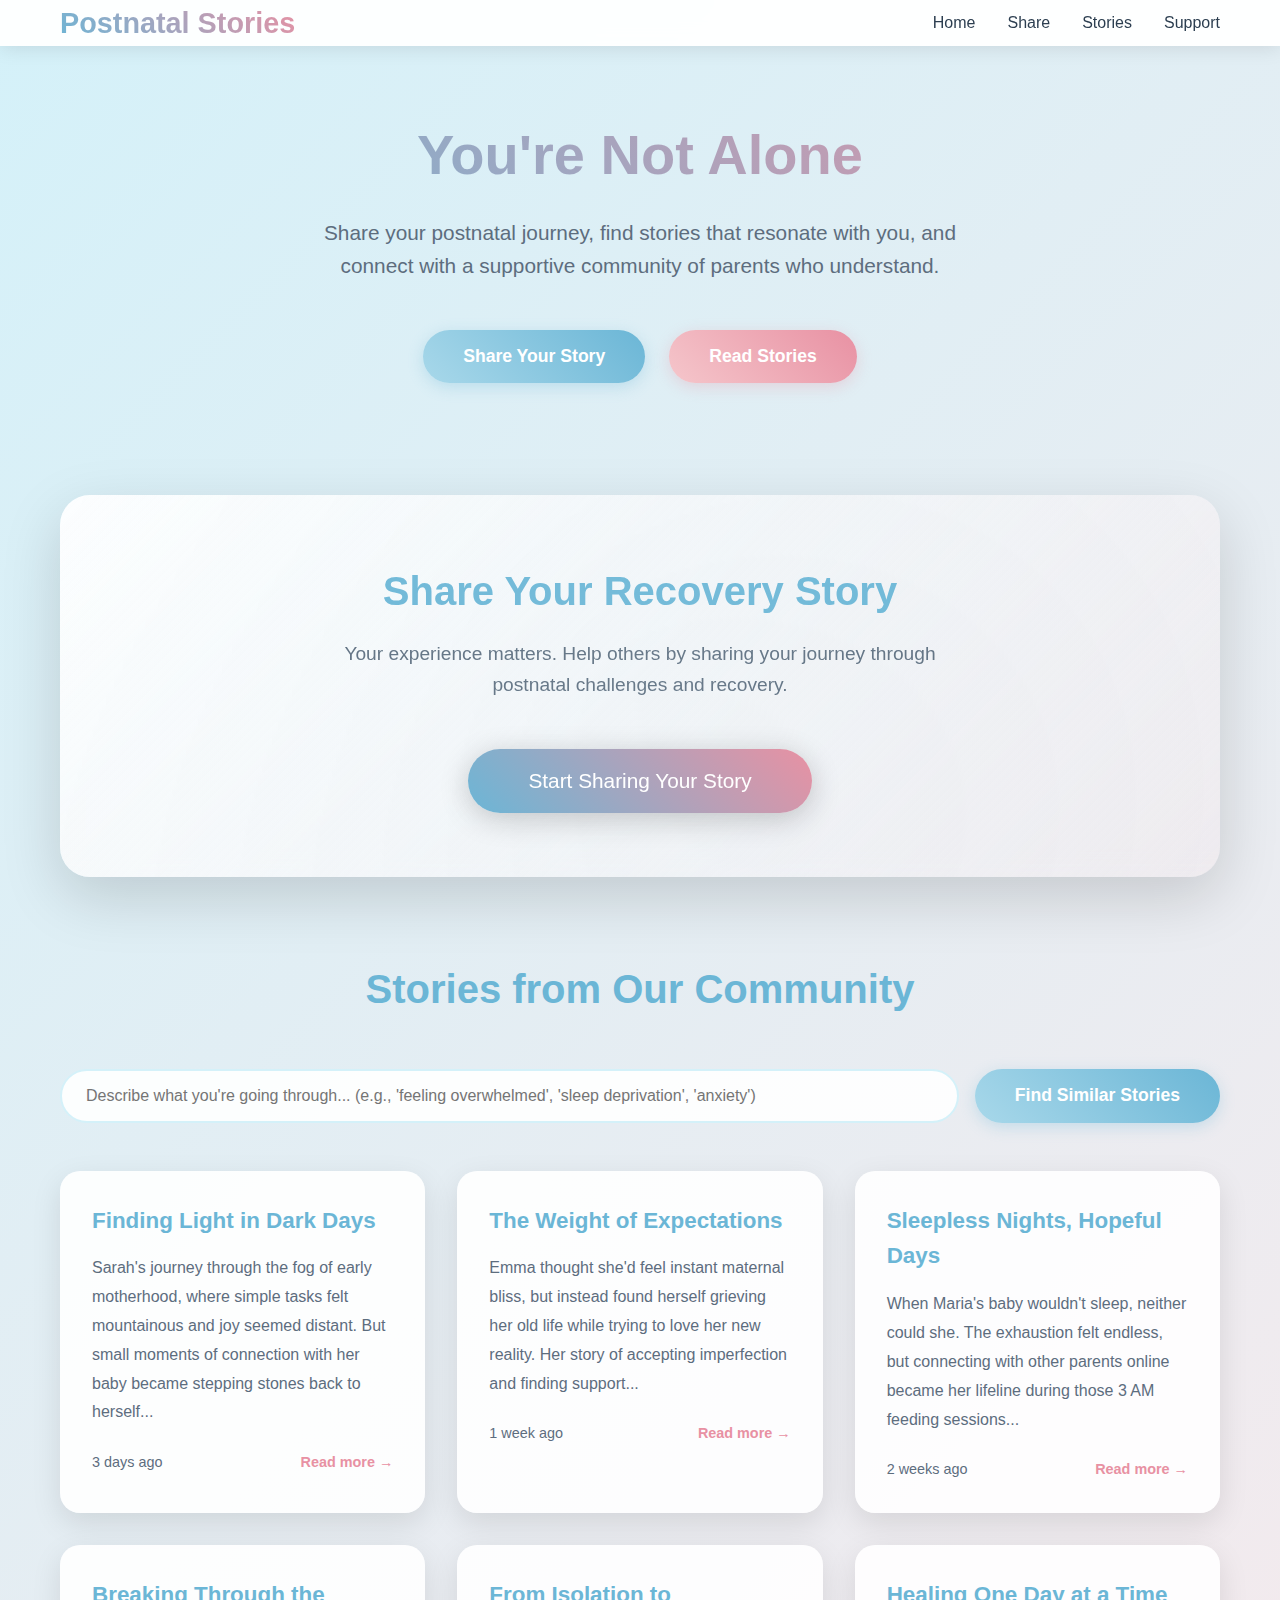
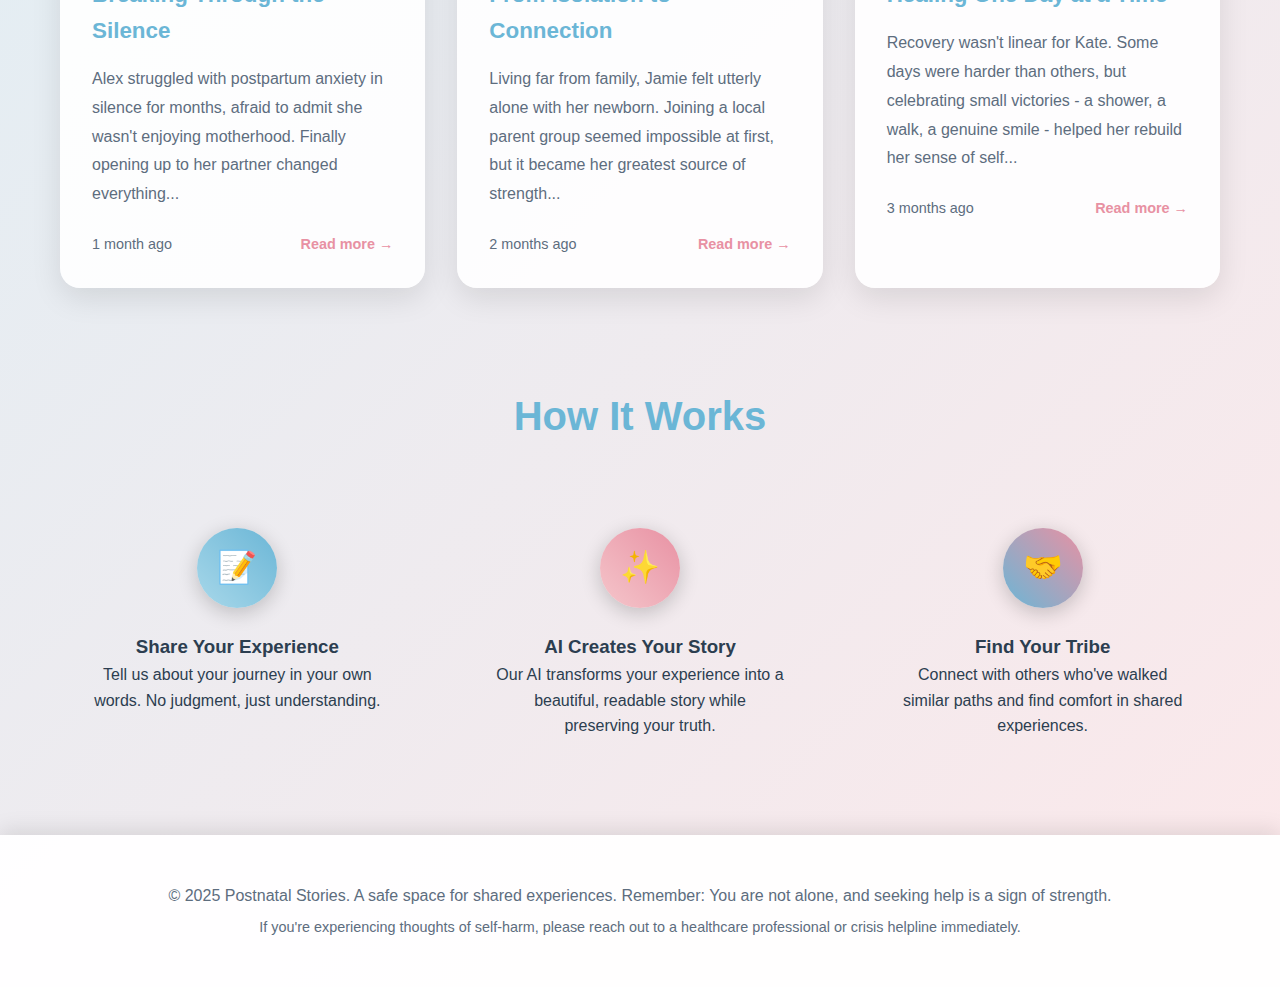
<file: index.html>
<!DOCTYPE html>
<html lang="en">
<head>
    <meta charset="UTF-8">
    <meta name="viewport" content="width=device-width, initial-scale=1.0">
    <title>Postnatal Stories - You're Not Alone</title>
    <style>
        * {
            margin: 0;
            padding: 0;
            box-sizing: border-box;
        }

        :root {
            --soft-blue: #a8d8ea;
            --pale-blue: #d4f1f9;
            --soft-pink: #f5c6cb;
            --pale-pink: #fce8ea;
            --deep-blue: #6bb6d6;
            --deep-pink: #e891a3;
            --text-dark: #2c3e50;
            --text-light: #5d6d7e;
            --white: #ffffff;
            --light-gray: #f8f9fa;
        }

        body {
            font-family: 'Segoe UI', Tahoma, Geneva, Verdana, sans-serif;
            line-height: 1.6;
            color: var(--text-dark);
            background: linear-gradient(135deg, var(--pale-blue) 0%, var(--pale-pink) 100%);
            min-height: 100vh;
        }

        .container {
            max-width: 1200px;
            margin: 0 auto;
            padding: 0 20px;
        }

        /* Animations */
        @keyframes fadeInUp {
            from {
                opacity: 0;
                transform: translateY(30px);
            }
            to {
                opacity: 1;
                transform: translateY(0);
            }
        }

        @keyframes slideIn {
            from {
                opacity: 0;
                transform: translateX(-20px);
            }
            to {
                opacity: 1;
                transform: translateX(0);
            }
        }

        @keyframes float {
            0%, 100% {
                transform: translateY(0);
            }
            50% {
                transform: translateY(-10px);
            }
        }

        /* Header */
        header {
            background: rgba(255, 255, 255, 0.95);
            backdrop-filter: blur(10px);
            box-shadow: 0 2px 20px rgba(0, 0, 0, 0.1);
            position: sticky;
            top: 0;
            z-index: 100;
            animation: fadeInUp 0.6s ease-out;
        }

        nav {
            display: flex;
            justify-content: space-between;
            align-items: center;
            padding: 1rem 0;
        }

        .logo {
            font-size: 1.8rem;
            font-weight: bold;
            background: linear-gradient(45deg, var(--deep-blue), var(--deep-pink));
            -webkit-background-clip: text;
            -webkit-text-fill-color: transparent;
            background-clip: text;
            transition: transform 0.3s ease;
        }

        .logo:hover {
            transform: scale(1.05);
        }

        .nav-links {
            display: flex;
            gap: 2rem;
            list-style: none;
        }

        .nav-links a {
            text-decoration: none;
            color: var(--text-dark);
            font-weight: 500;
            transition: all 0.3s ease;
            position: relative;
        }

        .nav-links a::after {
            content: '';
            position: absolute;
            bottom: -5px;
            left: 0;
            width: 0;
            height: 2px;
            background: linear-gradient(45deg, var(--deep-blue), var(--deep-pink));
            transition: width 0.3s ease;
        }

        .nav-links a:hover::after {
            width: 100%;
        }

        /* Hero Section */
        .hero {
            padding: 4rem 0;
            text-align: center;
            animation: fadeInUp 0.8s ease-out;
        }

        .hero h1 {
            font-size: 3.5rem;
            margin-bottom: 1rem;
            background: linear-gradient(45deg, var(--deep-blue), var(--deep-pink));
            -webkit-background-clip: text;
            -webkit-text-fill-color: transparent;
            background-clip: text;
            animation: float 3s ease-in-out infinite;
        }

        .hero p {
            font-size: 1.3rem;
            color: var(--text-light);
            max-width: 700px;
            margin: 0 auto 3rem;
            animation: fadeInUp 1s ease-out 0.2s both;
        }

        .cta-buttons {
            display: flex;
            gap: 1.5rem;
            justify-content: center;
            flex-wrap: wrap;
            animation: fadeInUp 1.2s ease-out 0.4s both;
        }

        .btn {
            padding: 16px 40px;
            border: none;
            border-radius: 30px;
            font-size: 1.1rem;
            font-weight: 600;
            cursor: pointer;
            transition: all 0.4s ease;
            text-decoration: none;
            display: inline-block;
            position: relative;
            overflow: hidden;
        }

        .btn::before {
            content: '';
            position: absolute;
            top: 50%;
            left: 50%;
            width: 0;
            height: 0;
            border-radius: 50%;
            background: rgba(255, 255, 255, 0.3);
            transform: translate(-50%, -50%);
            transition: width 0.6s, height 0.6s;
        }

        .btn:hover::before {
            width: 300px;
            height: 300px;
        }

        .btn-primary {
            background: linear-gradient(45deg, var(--soft-blue), var(--deep-blue));
            color: white;
            box-shadow: 0 4px 15px rgba(107, 182, 214, 0.3);
        }

        .btn-secondary {
            background: linear-gradient(45deg, var(--soft-pink), var(--deep-pink));
            color: white;
            box-shadow: 0 4px 15px rgba(232, 145, 163, 0.3);
        }

        .btn:hover {
            transform: translateY(-3px);
            box-shadow: 0 8px 25px rgba(0, 0, 0, 0.2);
        }

        /* Share Story Section - Made Bigger */
        .share-story-section {
            background: linear-gradient(135deg, rgba(255, 255, 255, 0.95), rgba(252, 232, 234, 0.3));
            border-radius: 30px;
            padding: 4rem;
            margin: 3rem 0;
            box-shadow: 0 20px 60px rgba(0, 0, 0, 0.15);
            backdrop-filter: blur(10px);
            animation: fadeInUp 1s ease-out;
            position: relative;
            overflow: hidden;
        }

        .share-story-section::before {
            content: '';
            position: absolute;
            top: -50%;
            right: -50%;
            width: 200%;
            height: 200%;
            background: radial-gradient(circle, var(--pale-blue) 0%, transparent 70%);
            opacity: 0.1;
            animation: float 8s ease-in-out infinite;
        }

        .share-story-section h2 {
            color: var(--deep-blue);
            margin-bottom: 1rem;
            font-size: 2.5rem;
            text-align: center;
        }

        .share-story-section p {
            text-align: center;
            color: var(--text-light);
            font-size: 1.2rem;
            margin-bottom: 3rem;
            max-width: 600px;
            margin-left: auto;
            margin-right: auto;
        }

        .share-btn-container {
            text-align: center;
        }

        .share-story-btn {
            padding: 20px 60px;
            font-size: 1.3rem;
            background: linear-gradient(45deg, var(--deep-blue), var(--deep-pink));
            color: white;
            border: none;
            border-radius: 35px;
            cursor: pointer;
            transition: all 0.4s ease;
            box-shadow: 0 6px 30px rgba(0, 0, 0, 0.2);
            position: relative;
            overflow: hidden;
        }

        .share-story-btn:hover {
            transform: translateY(-3px) scale(1.05);
            box-shadow: 0 10px 40px rgba(0, 0, 0, 0.3);
        }

        /* Stories Grid */
        .stories-section {
            padding: 2rem 0;
            animation: fadeInUp 1s ease-out;
        }

        .stories-section h2 {
            color: var(--deep-blue);
            margin-bottom: 3rem;
            font-size: 2.5rem;
            text-align: center;
        }

        .stories-grid {
            display: grid;
            grid-template-columns: repeat(auto-fill, minmax(350px, 1fr));
            gap: 2rem;
            margin-top: 2rem;
        }

        .story-card {
            background: rgba(255, 255, 255, 0.9);
            border-radius: 20px;
            padding: 2rem;
            box-shadow: 0 10px 30px rgba(0, 0, 0, 0.1);
            transition: all 0.4s ease;
            cursor: pointer;
            position: relative;
            overflow: hidden;
            animation: slideIn 0.6s ease-out;
        }

        .story-card::before {
            content: '';
            position: absolute;
            top: 0;
            left: 0;
            width: 100%;
            height: 100%;
            background: linear-gradient(135deg, var(--pale-blue), var(--pale-pink));
            opacity: 0;
            transition: opacity 0.4s ease;
        }

        .story-card:hover::before {
            opacity: 0.3;
        }

        .story-card:hover {
            transform: translateY(-8px) scale(1.02);
            box-shadow: 0 15px 40px rgba(0, 0, 0, 0.15);
        }

        .story-title {
            font-size: 1.4rem;
            font-weight: bold;
            color: var(--deep-blue);
            margin-bottom: 1rem;
            position: relative;
            z-index: 1;
        }

        .story-preview {
            color: var(--text-light);
            line-height: 1.8;
            margin-bottom: 1.5rem;
            position: relative;
            z-index: 1;
        }

        .story-meta {
            display: flex;
            justify-content: space-between;
            align-items: center;
            font-size: 0.9rem;
            color: var(--text-light);
            position: relative;
            z-index: 1;
        }

        .read-more {
            color: var(--deep-pink);
            font-weight: 600;
            text-decoration: none;
            transition: all 0.3s ease;
        }

        .read-more:hover {
            color: var(--deep-blue);
            transform: translateX(5px);
        }

        /* How It Works Section */
        .how-it-works {
            margin: 4rem 0;
            animation: fadeInUp 1s ease-out;
        }

        .steps-grid {
            display: grid;
            grid-template-columns: repeat(auto-fit, minmax(300px, 1fr));
            gap: 3rem;
            margin-top: 3rem;
        }

        .step-card {
            text-align: center;
            padding: 2rem;
            transition: transform 0.4s ease;
        }

        .step-card:hover {
            transform: translateY(-10px);
        }

        .step-icon {
            width: 80px;
            height: 80px;
            background: linear-gradient(45deg, var(--soft-blue), var(--deep-blue));
            border-radius: 50%;
            margin: 0 auto 1.5rem;
            display: flex;
            align-items: center;
            justify-content: center;
            font-size: 2rem;
            color: white;
            box-shadow: 0 5px 20px rgba(0, 0, 0, 0.2);
            transition: all 0.4s ease;
        }

        .step-card:nth-child(2) .step-icon {
            background: linear-gradient(45deg, var(--soft-pink), var(--deep-pink));
        }

        .step-card:nth-child(3) .step-icon {
            background: linear-gradient(45deg, var(--deep-blue), var(--deep-pink));
        }

        .step-card:hover .step-icon {
            transform: scale(1.1) rotate(10deg);
        }

        /* Modal Styles */
        .modal {
            display: none;
            position: fixed;
            z-index: 1000;
            left: 0;
            top: 0;
            width: 100%;
            height: 100%;
            background-color: rgba(0, 0, 0, 0.6);
            backdrop-filter: blur(5px);
            animation: fadeIn 0.3s ease-out;
        }

        @keyframes fadeIn {
            from { opacity: 0; }
            to { opacity: 1; }
        }

        .modal-content {
            background: linear-gradient(135deg, rgba(255, 255, 255, 0.98), rgba(252, 232, 234, 0.5));
            margin: 3% auto;
            padding: 3rem;
            border-radius: 30px;
            width: 90%;
            max-width: 700px;
            max-height: 90vh;
            overflow-y: auto;
            box-shadow: 0 20px 60px rgba(0, 0, 0, 0.3);
            animation: slideDown 0.4s ease-out;
        }

        @keyframes slideDown {
            from {
                opacity: 0;
                transform: translateY(-50px);
            }
            to {
                opacity: 1;
                transform: translateY(0);
            }
        }

        .close {
            color: var(--text-light);
            float: right;
            font-size: 2.5rem;
            font-weight: bold;
            cursor: pointer;
            transition: all 0.3s ease;
            line-height: 1;
        }

        .close:hover {
            color: var(--deep-pink);
            transform: rotate(90deg);
        }

        /* Form Styles */
        .form-group {
            margin-bottom: 2rem;
            animation: fadeInUp 0.5s ease-out;
            animation-fill-mode: both;
        }

        .form-group:nth-child(1) { animation-delay: 0.1s; }
        .form-group:nth-child(2) { animation-delay: 0.2s; }
        .form-group:nth-child(3) { animation-delay: 0.3s; }
        .form-group:nth-child(4) { animation-delay: 0.4s; }
        .form-group:nth-child(5) { animation-delay: 0.5s; }

        .form-group label {
            display: block;
            margin-bottom: 0.8rem;
            font-weight: 600;
            color: var(--text-dark);
            font-size: 1.1rem;
        }

        .form-group input,
        .form-group textarea {
            width: 100%;
            padding: 16px;
            border: 2px solid var(--pale-blue);
            border-radius: 15px;
            font-size: 1rem;
            transition: all 0.3s ease;
            background: rgba(255, 255, 255, 0.8);
        }

        .form-group input:focus,
        .form-group textarea:focus {
            outline: none;
            border-color: var(--deep-blue);
            box-shadow: 0 0 0 3px rgba(107, 182, 214, 0.1);
            transform: translateY(-2px);
        }

        .form-group textarea {
            resize: vertical;
            min-height: 130px;
            font-family: inherit;
        }

        /* Footer */
        footer {
            background: rgba(255, 255, 255, 0.95);
            padding: 3rem 0;
            text-align: center;
            color: var(--text-light);
            margin-top: 4rem;
            box-shadow: 0 -5px 20px rgba(0, 0, 0, 0.1);
        }

        /* Responsive Design */
        @media (max-width: 768px) {
            .nav-links {
                display: none;
            }

            .hero h1 {
                font-size: 2.5rem;
            }

            .share-story-section {
                padding: 2rem;
            }

            .cta-buttons {
                flex-direction: column;
                align-items: center;
            }

            .modal-content {
                margin: 10% auto;
                padding: 2rem;
            }
        }

        /* Loading Animation */
        .loading {
            display: inline-block;
            width: 20px;
            height: 20px;
            border: 3px solid rgba(255, 255, 255, 0.3);
            border-radius: 50%;
            border-top-color: white;
            animation: spin 1s ease-in-out infinite;
        }

        @keyframes spin {
            to { transform: rotate(360deg); }
        }

        /* Search Bar - Keep existing styling */
        .search-bar {
            display: flex;
            gap: 1rem;
            margin-bottom: 3rem;
            flex-wrap: wrap;
            animation: fadeInUp 0.8s ease-out;
        }

        .search-input {
            flex: 1;
            min-width: 300px;
            padding: 16px 24px;
            border: 2px solid var(--pale-blue);
            border-radius: 30px;
            font-size: 1rem;
            transition: all 0.3s ease;
            background: rgba(255, 255, 255, 0.9);
        }

        .search-input:focus {
            outline: none;
            border-color: var(--deep-blue);
            box-shadow: 0 0 0 3px rgba(107, 182, 214, 0.1);
        }
    </style>
</head>
<body>
    <header>
        <nav class="container">
            <div class="logo">Postnatal Stories</div>
            <ul class="nav-links">
                <li><a href="#home">Home</a></li>
                <li><a href="#share">Share</a></li>
                <li><a href="#stories">Stories</a></li>
                <li><a href="#support">Support</a></li>
            </ul>
        </nav>
    </header>

    <main>
        <section class="hero" id="home">
            <div class="container">
                <h1>You're Not Alone</h1>
                <p>Share your postnatal journey, find stories that resonate with you, and connect with a supportive community of parents who understand.</p>
                <div class="cta-buttons">
                    <button class="btn btn-primary" onclick="scrollToSection('share')">Share Your Story</button>
                    <button class="btn btn-secondary" onclick="scrollToSection('stories')">Read Stories</button>
                </div>
            </div>
        </section>

        <div class="container main-content">
            <!-- Enhanced Share Story Section -->
            <section class="share-story-section" id="share">
                <h2>Share Your Recovery Story</h2>
                <p>Your experience matters. Help others by sharing your journey through postnatal challenges and recovery.</p>
                <div class="share-btn-container">
                    <button class="share-story-btn" onclick="openModal('shareModal')">
                        <span>Start Sharing Your Story</span>
                    </button>
                </div>
            </section>

            <!-- Stories Section -->
            <section class="stories-section" id="stories">
                <h2>Stories from Our Community</h2>
                
                <!-- Search bar remains unchanged as requested -->
                <div class="search-bar">
                    <input type="text" class="search-input" placeholder="Describe what you're going through... (e.g., 'feeling overwhelmed', 'sleep deprivation', 'anxiety')" id="searchInput">
                    <button class="btn btn-primary" onclick="searchSimilarStories()">Find Similar Stories</button>
                </div>
                
                <div class="stories-grid" id="storiesGrid">
                    <!-- Stories will be populated here -->
                </div>
            </section>

            <!-- How It Works -->
            <section class="section how-it-works">
                <h2 style="text-align: center; color: var(--deep-blue); font-size: 2.5rem; margin-bottom: 1rem;">How It Works</h2>
                <div class="steps-grid">
                    <div class="step-card">
                        <div class="step-icon">📝</div>
                        <h3>Share Your Experience</h3>
                        <p>Tell us about your journey in your own words. No judgment, just understanding.</p>
                    </div>
                    <div class="step-card">
                        <div class="step-icon">✨</div>
                        <h3>AI Creates Your Story</h3>
                        <p>Our AI transforms your experience into a beautiful, readable story while preserving your truth.</p>
                    </div>
                    <div class="step-card">
                        <div class="step-icon">🤝</div>
                        <h3>Find Your Tribe</h3>
                        <p>Connect with others who've walked similar paths and find comfort in shared experiences.</p>
                    </div>
                </div>
            </section>
        </div>
    </main>

    <!-- Share Story Modal -->
    <div id="shareModal" class="modal">
        <div class="modal-content">
            <span class="close" onclick="closeModal('shareModal')">&times;</span>
            <h2 style="color: var(--deep-blue); margin-bottom: 1.5rem; font-size: 2.2rem;">Share Your Recovery Story</h2>
            <p style="margin-bottom: 2rem; color: var(--text-light); font-size: 1.1rem;">Help others by sharing how you overcame postnatal challenges. Your story could be the hope someone else needs.</p>
            
            <form id="shareForm">
                <div class="form-group">
                    <label for="authorName">Your Name (optional, can be anonymous)</label>
                    <input type="text" id="authorName" placeholder="How would you like to be known?">
                </div>
                
                <div class="form-group">
                    <label for="challenge">What challenge did you face?</label>
                    <textarea id="challenge" placeholder="Describe the postnatal challenge you experienced (e.g., postpartum depression, anxiety, sleep deprivation, bonding difficulties, etc.)" rows="4"></textarea>
                </div>
                
                <div class="form-group">
                    <label for="experience">Tell us about your experience</label>
                    <textarea id="experience" placeholder="What was it like? How did it affect your daily life? How long did it last? Be specific about your journey." rows="6"></textarea>
                </div>
                
                <div class="form-group">
                    <label for="solution">What helped you recover?</label>
                    <textarea id="solution" placeholder="What strategies, treatments, support, or changes helped you get through this? What would you recommend to others?" rows="6"></textarea>
                </div>
                
                <div class="form-group">
                    <label for="advice">Your advice to others</label>
                    <textarea id="advice" placeholder="What would you tell someone going through the same thing? Any words of encouragement or practical tips?" rows="4"></textarea>
                </div>
                
                <div style="text-align: center; margin-top: 2rem;">
                    <button type="submit" class="btn btn-primary" style="padding: 16px 40px; font-size: 1.1rem;">Share My Recovery Story</button>
                    <button type="button" class="btn" onclick="closeModal('shareModal')" style="margin-left: 1rem; background: var(--light-gray); color: var(--text-dark);">Cancel</button>
                </div>
            </form>
        </div>
    </div>

    <footer>
        <div class="container">
            <p>&copy; 2025 Postnatal Stories. A safe space for shared experiences. Remember: You are not alone, and seeking help is a sign of strength.</p>
            <p style="margin-top: 0.5rem; font-size: 0.9rem;">If you're experiencing thoughts of self-harm, please reach out to a healthcare professional or crisis helpline immediately.</p>
        </div>
    </footer>

    <script>
        const API_BASE_URL = 'http://localhost:8000';

        // Load random stories on page load
        document.addEventListener('DOMContentLoaded', function() {
            loadRandomStories();
        });

        async function loadRandomStories() {
            try {
                const response = await fetch(`${API_BASE_URL}/stories?limit=6`);
                const data = await response.json();
                
                if (data.success) {
                    displayStories(data.stories);
                }
            } catch (error) {
                console.error('Error loading stories:', error);
                // Display sample stories as fallback
                displaySampleStories();
            }
        }

        function displayStories(stories) {
            const storiesGrid = document.getElementById('storiesGrid');
            storiesGrid.innerHTML = '';
            
            if (stories.length === 0) {
                displaySampleStories();
                return;
            }
            
            stories.forEach((story, index) => {
                const storyCard = createStoryCard(story, index);
                storiesGrid.appendChild(storyCard);
            });
        }

        function createStoryCard(story, index) {
            const card = document.createElement('div');
            card.className = 'story-card';
            card.style.animationDelay = `${index * 0.1}s`;
            
            // Create preview from generated story
            const preview = story.generated_story ? 
                story.generated_story.substring(0, 200) + '...' : 
                story.experience.substring(0, 200) + '...';
            
            card.innerHTML = `
                <div class="story-title">${story.challenge || 'A Recovery Journey'}</div>
                <div class="story-preview">${preview}</div>
                <div class="story-meta">
                    <span>${getTimeAgo(story.created_at)}</span>
                    <a href="#" class="read-more" onclick="viewFullStory('${story._id}')">Read more →</a>
                </div>
            `;
            
            return card;
        }

        function displaySampleStories() {
            const sampleStories = [
                {
                    title: "Finding Light in Dark Days",
                    preview: "Sarah's journey through the fog of early motherhood, where simple tasks felt mountainous and joy seemed distant. But small moments of connection with her baby became stepping stones back to herself...",
                    time: "3 days ago"
                },
                {
                    title: "The Weight of Expectations",
                    preview: "Emma thought she'd feel instant maternal bliss, but instead found herself grieving her old life while trying to love her new reality. Her story of accepting imperfection and finding support...",
                    time: "1 week ago"
                },
                {
                    title: "Sleepless Nights, Hopeful Days",
                    preview: "When Maria's baby wouldn't sleep, neither could she. The exhaustion felt endless, but connecting with other parents online became her lifeline during those 3 AM feeding sessions...",
                    time: "2 weeks ago"
                },
                {
                    title: "Breaking Through the Silence",
                    preview: "Alex struggled with postpartum anxiety in silence for months, afraid to admit she wasn't enjoying motherhood. Finally opening up to her partner changed everything...",
                    time: "1 month ago"
                },
                {
                    title: "From Isolation to Connection",
                    preview: "Living far from family, Jamie felt utterly alone with her newborn. Joining a local parent group seemed impossible at first, but it became her greatest source of strength...",
                    time: "2 months ago"
                },
                {
                    title: "Healing One Day at a Time",
                    preview: "Recovery wasn't linear for Kate. Some days were harder than others, but celebrating small victories - a shower, a walk, a genuine smile - helped her rebuild her sense of self...",
                    time: "3 months ago"
                }
            ];
            
            const storiesGrid = document.getElementById('storiesGrid');
            storiesGrid.innerHTML = '';
            
            sampleStories.forEach((story, index) => {
                const card = document.createElement('div');
                card.className = 'story-card';
                card.style.animationDelay = `${index * 0.1}s`;
                
                card.innerHTML = `
                    <div class="story-title">${story.title}</div>
                    <div class="story-preview">${story.preview}</div>
                    <div class="story-meta">
                        <span>${story.time}</span>
                        <a href="#" class="read-more">Read more →</a>
                    </div>
                `;
                
                storiesGrid.appendChild(card);
            });
        }

        function getTimeAgo(dateString) {
            const date = new Date(dateString);
            const now = new Date();
            const diffTime = Math.abs(now - date);
            const diffDays = Math.ceil(diffTime / (1000 * 60 * 60 * 24));
            
            if (diffDays === 1) return '1 day ago';
            if (diffDays < 7) return `${diffDays} days ago`;
            if (diffDays < 30) return `${Math.floor(diffDays / 7)} week${Math.floor(diffDays / 7) > 1 ? 's' : ''} ago`;
            return `${Math.floor(diffDays / 30)} month${Math.floor(diffDays / 30) > 1 ? 's' : ''} ago`;
        }

        function viewFullStory(storyId) {
            // You can implement a full story view modal or navigation here
            alert('Full story view coming soon!');
        }

        function openModal(modalId) {
            document.getElementById(modalId).style.display = 'block';
            document.body.style.overflow = 'hidden';
        }

        function closeModal(modalId) {
            document.getElementById(modalId).style.display = 'none';
            document.body.style.overflow = 'auto';
        }

        function scrollToSection(sectionId) {
            document.getElementById(sectionId).scrollIntoView({ 
                behavior: 'smooth',
                block: 'start'
            });
        }

        async function searchSimilarStories() {
            const searchInput = document.getElementById('searchInput').value;
            if (!searchInput.trim()) {
                alert('Please describe what you\'re looking for to find similar stories.');
                return;
            }

            try {
                const response = await fetch(`${API_BASE_URL}/search-similar`, {
                    method: 'POST',
                    headers: {
                        'Content-Type': 'application/json',
                    },
                    body: JSON.stringify({ query: searchInput })
                });

                const data = await response.json();
                
                if (data.success && data.results.length > 0) {
                    displayStories(data.results);
                } else {
                    alert('No similar stories found. Try different keywords.');
                }
            } catch (error) {
                console.error('Search error:', error);
                alert('Unable to search right now. Please make sure the backend is running.');
            }
        }

        // Handle form submission
        document.getElementById('shareForm').addEventListener('submit', async function(e) {
            e.preventDefault();
            
            const authorName = document.getElementById('authorName').value || 'Anonymous';
            const challenge = document.getElementById('challenge').value;
            const experience = document.getElementById('experience').value;
            const solution = document.getElementById('solution').value;
            const advice = document.getElementById('advice').value;
            
            // Validate required fields
            if (!challenge.trim() || !experience.trim() || !solution.trim()) {
                alert('Please fill in the challenge, experience, and solution fields.');
                return;
            }

            // Show loading state
            const submitBtn = this.querySelector('button[type="submit"]');
            const originalText = submitBtn.innerHTML;
            submitBtn.innerHTML = '<span class="loading"></span> Creating your story...';
            submitBtn.disabled = true;

            try {
                const response = await fetch(`${API_BASE_URL}/transform-story`, {
                    method: 'POST',
                    headers: {
                        'Content-Type': 'application/json',
                    },
                    body: JSON.stringify({
                        author_name: authorName,
                        challenge: challenge,
                        experience: experience,
                        solution: solution,
                        advice: advice
                    })
                });

                const data = await response.json();
                
                if (data.success) {
                    alert(`Thank you for sharing your recovery story, ${data.author_name}!\n\nYour story has been created and will help others find hope and practical solutions!`);
                    
                    // Reset form and close modal
                    this.reset();
                    closeModal('shareModal');
                    
                    // Reload stories to show the new one
                    loadRandomStories();
                } else {
                    alert('Error creating your story. Please try again.');
                }
            } catch (error) {
                console.error('Story creation error:', error);
                alert('Unable to create story right now. Please make sure the backend is running.');
            } finally {
                // Reset button state
                submitBtn.innerHTML = originalText;
                submitBtn.disabled = false;
            }
        });

        // Close modal when clicking outside
        window.onclick = function(event) {
            const modals = document.getElementsByClassName('modal');
            for (let modal of modals) {
                if (event.target === modal) {
                    modal.style.display = 'none';
                    document.body.style.overflow = 'auto';
                }
            }
        }
    </script>
</body>
</html>
</file>
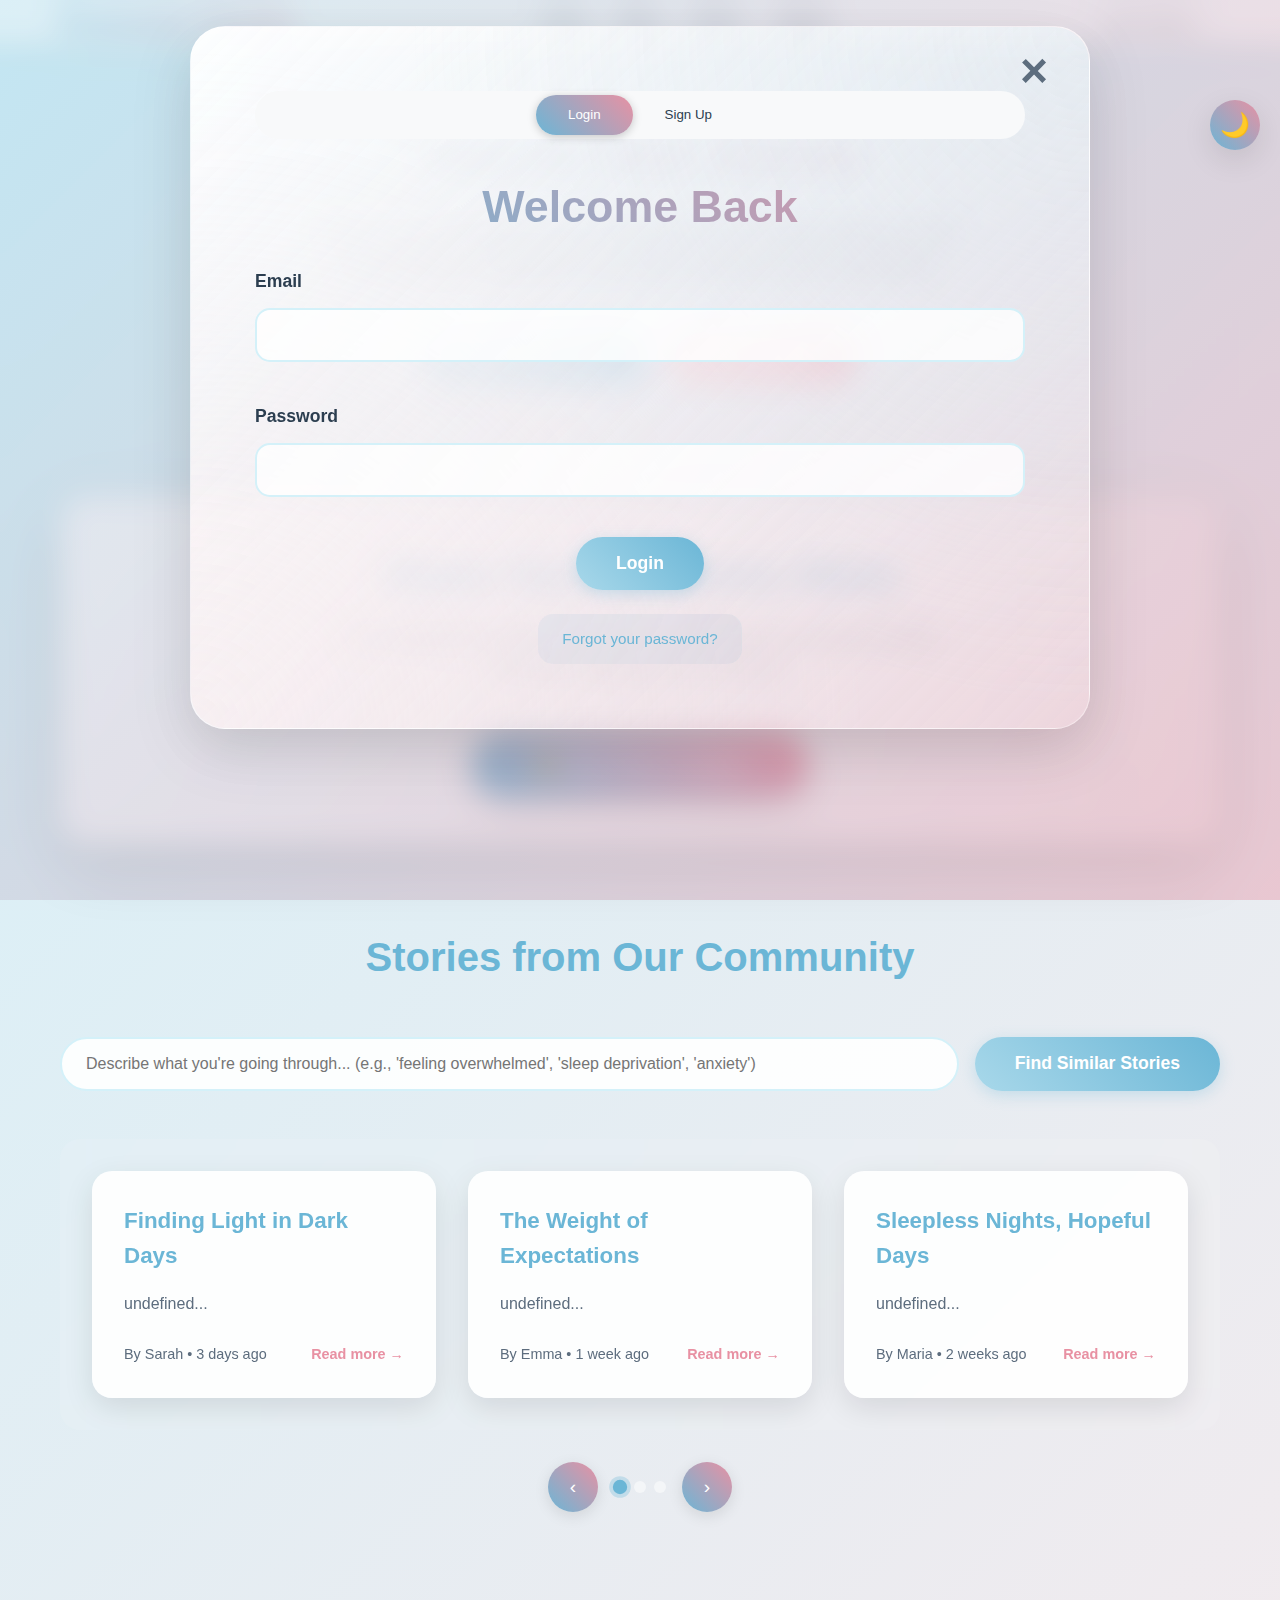
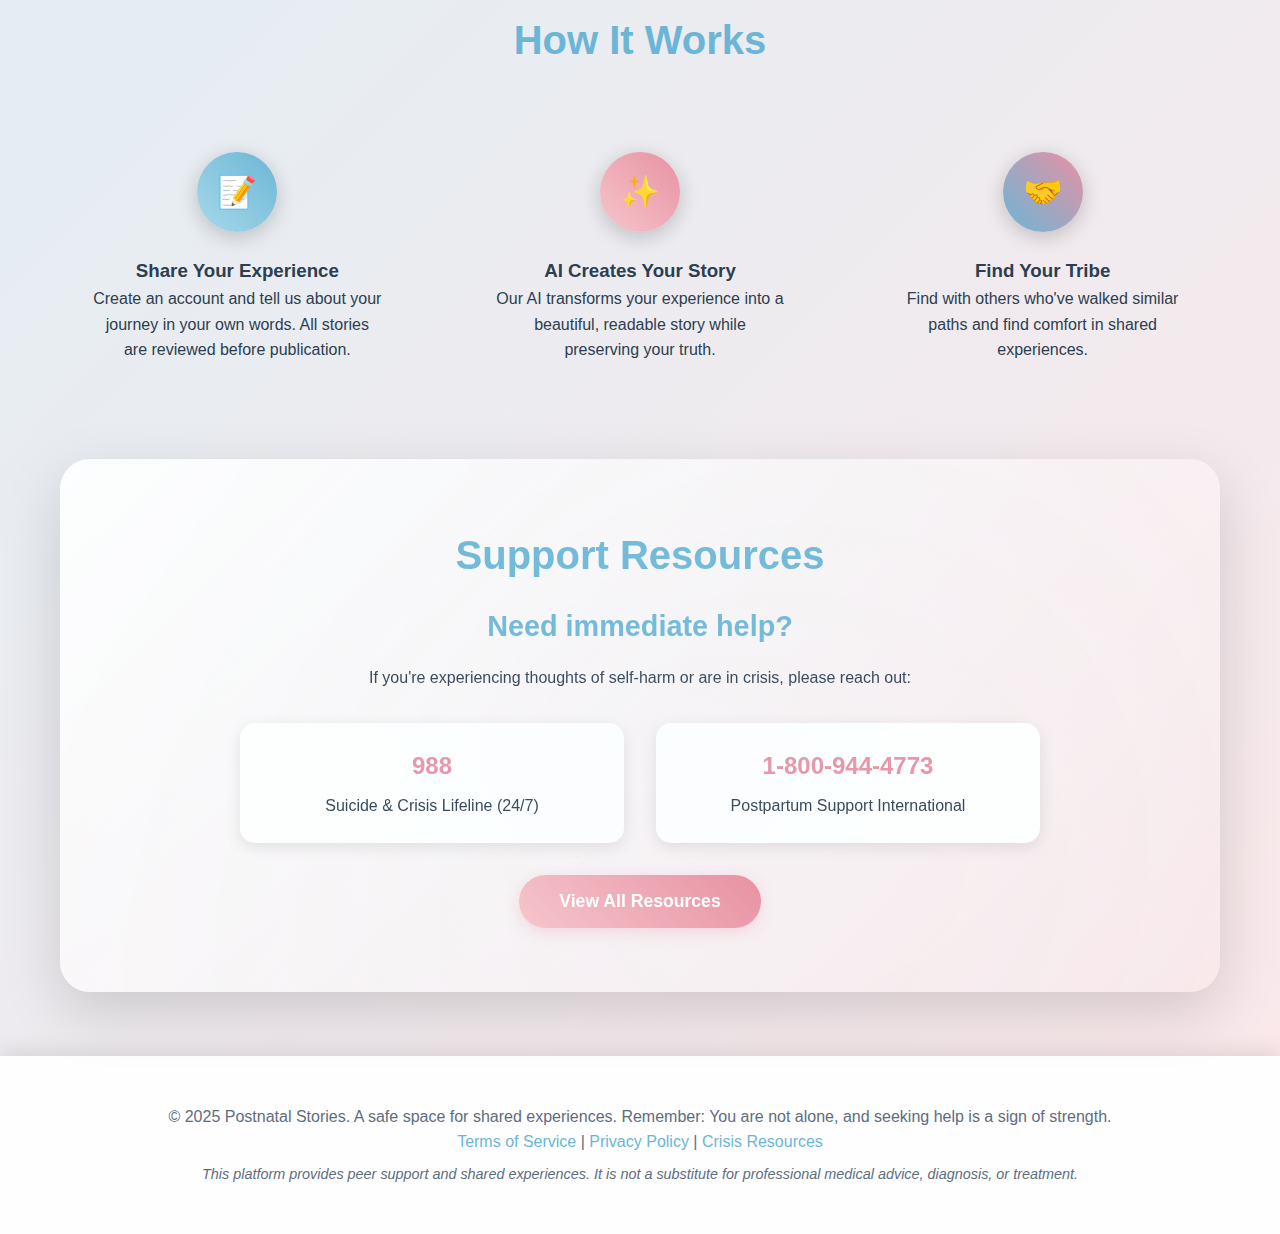
<file: frontend/index.html>
<!DOCTYPE html>
<html lang="en">

<head>
    <meta charset="UTF-8">
    <meta name="viewport" content="width=device-width, initial-scale=1.0">
    <title>Postnatal Stories - You're Not Alone</title>
    <link rel="stylesheet" href="css/styles.css">
</head>

<body>
    <header>
        <nav class="container">
            <div class="nav-left">
                <div class="logo">Postnatal Stories</div>
            </div>
            
            <div class="nav-center">
                <ul class="nav-links">
                    <li><a href="#home">Home</a></li>
                    <li><a href="#share">Share</a></li>
                    <li><a href="#stories">Stories</a></li>
                    <li><a href="#support">Support</a></li>
                </ul>
            </div>
            
            <div class="nav-right">
                <div class="user-section" id="userSection"></div>
            </div>
        </nav>
    </header>

    <main>
        <section class="hero" id="home">
            <div class="container">
                <h1>You're Not Alone</h1>
                <p>Share your postnatal journey, find stories that resonate with you, and connect with a supportive
                    community of parents who understand.</p>
                <div class="cta-buttons">
                    <button class="btn btn-primary" onclick="startGuidedStory()">Share Your Story</button>
                    <button class="btn btn-secondary" onclick="scrollToSection('stories')">Read Stories</button>
                </div>
            </div>
        </section>

        <div class="container main-content">

            <!-- Share Story Section -->
            <section class="share-story-section" id="share">
                <h2>Share Your Recovery Story</h2>
                <p>Your experience matters. Help others by sharing your journey through postnatal challenges and
                    recovery.</p>
                <div class="share-btn-container">
                    <button class="share-story-btn" onclick="startGuidedStory()">
                        ✨ Start Story Creation
                    </button>
                </div>
            </section>

            <!-- Stories Section -->
            <section class="stories-section" id="stories">
                <h2>Stories from Our Community</h2>

                <div class="search-bar">
                    <input type="text" class="search-input"
                        placeholder="Describe what you're going through... (e.g., 'feeling overwhelmed', 'sleep deprivation', 'anxiety')"
                        id="searchInput">
                    <button class="btn btn-primary" onclick="searchSimilarStories()">Find Similar Stories</button>
                </div>

                <div class="stories-carousel" id="storiesCarousel">
                    <div class="stories-track" id="storiesTrack"></div>
                </div>

                <div class="carousel-controls">
                    <button class="carousel-btn" id="prevBtn">‹</button>
                    <div class="carousel-dots" id="dotsContainer"></div>
                    <button class="carousel-btn" id="nextBtn">›</button>
                </div>
            </section>

            <!-- How It Works -->
            <section class="how-it-works">
                <h2>How It Works</h2>
                <div class="steps-grid">
                    <div class="step-card">
                        <div class="step-icon">📝</div>
                        <h3>Share Your Experience</h3>
                        <p>Create an account and tell us about your journey in your own words. All stories are reviewed
                            before publication.</p>
                    </div>
                    <div class="step-card">
                        <div class="step-icon">✨</div>
                        <h3>AI Creates Your Story</h3>
                        <p>Our AI transforms your experience into a beautiful, readable story while preserving your
                            truth.</p>
                    </div>
                    <div class="step-card">
                        <div class="step-icon">🤝</div>
                        <h3>Find Your Tribe</h3>
                        <p>Find with others who've walked similar paths and find comfort in shared experiences.</p>
                    </div>
                </div>
            </section>

            <!-- Crisis Support Section -->
            <section class="crisis-support-section" id="support">
                <h2>Support Resources</h2>
                <div class="crisis-info-card">
                    <h3>Need immediate help?</h3>
                    <p>If you're experiencing thoughts of self-harm or are in crisis, please reach out:</p>
                    <div class="crisis-numbers">
                        <div class="crisis-number">
                            <strong>988</strong>
                            <span>Suicide & Crisis Lifeline (24/7)</span>
                        </div>
                        <div class="crisis-number">
                            <strong>1-800-944-4773</strong>
                            <span>Postpartum Support International</span>
                        </div>
                    </div>
                    <button class="btn btn-secondary" onclick="showCrisisResources()">View All Resources</button>
                </div>
            </section>

            <!-- Moderation Section -->
            <section class="moderation-section" id="moderationSection" style="display: none;">
                <div class="moderation-header">
                    <h2>Story Moderation</h2>
                    <button class="btn btn-secondary moderation-refresh-btn" onclick="refreshModerationStats()">
                        Refresh
                    </button>
                </div>

                <div class="moderation-stats">
                    <div class="stat-card">
                        <div class="stat-number" id="pendingCount">0</div>
                        <div class="stat-label">Pending Stories</div>
                    </div>
                </div>                
                <div class="pending-stories-grid" id="pendingStoriesGrid"></div>
            </section>
        </div>
    </main>

    <!-- Modals -->
    <div id="crisisModal" class="modal">
        <div class="modal-content crisis-modal">
            <span class="close" onclick="closeModal('crisisModal')">&times;</span>
            <h2>🚨 Immediate Crisis Support</h2>
            <p><strong>If you're in immediate danger, call 911 or go to your nearest emergency room.</strong></p>

            <div class="crisis-resources">
                <div class="crisis-resource">
                    <h4>National Suicide Prevention Lifeline</h4>
                    <div class="phone">988</div>
                    <p>24/7 crisis support and suicide prevention</p>
                </div>
                <div class="crisis-resource">
                    <h4>Postpartum Support International</h4>
                    <div class="phone">1-800-944-4773</div>
                    <p>24/7 helpline for perinatal mental health</p>
                </div>
                <div class="crisis-resource">
                    <h4>Crisis Text Line</h4>
                    <div class="phone">Text HOME to 741741</div>
                    <p>24/7 crisis support via text message</p>
                </div>
            </div>

            <h3>Warning Signs That Need Immediate Attention:</h3>
            <ul>
                <li>Thoughts of harming yourself or your baby</li>
                <li>Feeling like you might hurt yourself</li>
                <li>Thoughts of suicide or death</li>
                <li>Severe anxiety or panic attacks</li>
                <li>Feeling completely unable to cope</li>
            </ul>

            <p class="disclaimer">Remember: Seeking help is a sign of strength, not weakness.</p>
        </div>
    </div>

    <div id="shareModal" class="modal">
        <div class="modal-content">
            <span class="close" onclick="closeModal('shareModal')">&times;</span>
            <h2>Share Your Recovery Story</h2>
            <p>Your story will be reviewed by our team before publication to ensure it's supportive and appropriate for
                our community.</p>

            <form id="shareForm">
                <div class="form-group">
                    <label for="authorName">Your Name (optional, can be anonymous)</label>
                    <input type="text" id="authorName" placeholder="How would you like to be known?">
                </div>
                <div class="form-group">
                    <label for="challenge">What challenge did you face?</label>
                    <textarea id="challenge"
                        placeholder="Describe the postnatal challenge you experienced (e.g., postpartum depression, anxiety, sleep deprivation, bonding difficulties, etc.)"
                        rows="4"></textarea>
                </div>
                <div class="form-group">
                    <label for="experience">Tell us about your experience</label>
                    <textarea id="experience"
                        placeholder="What was it like? How did it affect your daily life? How long did it last? Be specific about your journey."
                        rows="6"></textarea>
                </div>
                <div class="form-group">
                    <label for="solution">What helped you recover?</label>
                    <textarea id="solution"
                        placeholder="What strategies, treatments, support, or changes helped you get through this? What would you recommend to others?"
                        rows="6"></textarea>
                </div>
                <div class="form-group">
                    <label for="advice">Your advice to others</label>
                    <textarea id="advice"
                        placeholder="What would you tell someone going through the same thing? Any words of encouragement or practical tips?"
                        rows="4"></textarea>
                </div>

                <div class="form-actions">
                    <button type="submit" class="btn btn-primary">Submit Story for Review</button>
                    <button type="button" class="btn btn-secondary" onclick="closeModal('shareModal')">Cancel</button>
                </div>
            </form>
        </div>
    </div>

    <!-- Forgot Password Modal -->
    <div id="forgotPasswordModal" class="modal">
        <div class="modal-content">
            <span class="close" onclick="closeModal('forgotPasswordModal')">&times;</span>
            <h2>🔐 Reset Your Password</h2>
            <p>Enter your email address and we'll send you instructions to reset your password.</p>

            <form id="forgotPasswordForm">
                <div class="form-group">
                    <label for="forgotEmail">Email Address</label>
                    <input type="email" id="forgotEmail" required placeholder="Enter your email address">
                </div>

                <div class="form-actions">
                    <button type="submit" class="btn btn-primary">Send Reset Instructions</button>
                    <button type="button" class="btn btn-secondary"
                        onclick="closeModal('forgotPasswordModal')">Cancel</button>
                </div>
            </form>

            <div
                style="text-align: center; margin-top: 1.5rem; padding-top: 1.5rem; border-top: 1px solid rgba(168, 216, 234, 0.3);">
                <p style="color: var(--text-light); font-size: 0.9rem;">
                    Remember your password? <a href="#"
                        onclick="closeModal('forgotPasswordModal'); switchAuth('login'); scrollToSection('authSection');"
                        style="color: var(--deep-blue); font-weight: 600;">Back to Login</a>
                </p>
            </div>
        </div>
    </div>

    <!-- Reset Password Modal -->
    <div id="resetPasswordModal" class="modal">
        <div class="modal-content">
            <span class="close" onclick="closeModal('resetPasswordModal')">&times;</span>
            <h2>🔑 Create New Password</h2>
            <p>Enter your new password below. Make it strong and memorable!</p>

            <form id="resetPasswordForm">
                <input type="hidden" id="resetToken">

                <div class="form-group">
                    <label for="newPassword">New Password</label>
                    <input type="password" id="newPassword" required minlength="8"
                        placeholder="Enter your new password">
                    <div class="password-requirements">
                        <small style="color: var(--text-light);">Password must be at least 8 characters and contain
                            letters and numbers</small>
                    </div>
                </div>

                <div class="form-group">
                    <label for="confirmPassword">Confirm New Password</label>
                    <input type="password" id="confirmPassword" required minlength="8"
                        placeholder="Confirm your new password">
                </div>

                <div class="form-actions">
                    <button type="submit" class="btn btn-primary">Update Password</button>
                    <button type="button" class="btn btn-secondary"
                        onclick="closeModal('resetPasswordModal')">Cancel</button>
                </div>
            </form>
        </div>
    </div>

    <footer>
        <div class="container">
            <p>&copy; 2025 Postnatal Stories. A safe space for shared experiences. Remember: You are not alone, and
                seeking help is a sign of strength.</p>
            <p>
                <a href="#" onclick="showTerms()">Terms of Service</a> |
                <a href="#" onclick="showPrivacy()">Privacy Policy</a> |
                <a href="#" onclick="showCrisisResources()">Crisis Resources</a>
            </p>
            <p class="disclaimer">This platform provides peer support and shared experiences. It is not a substitute for
                professional medical advice, diagnosis, or treatment.</p>
        </div>
    </footer>
    <div id="authModal" class="modal">
        <div class="modal-content">
            <span class="close" onclick="closeModal('authModal')">&times;</span>

            <div class="auth-toggle">
                <button onclick="switchAuth('login')" id="loginTab" class="auth-tab active">Login</button>
                <button onclick="switchAuth('register')" id="registerTab" class="auth-tab">Sign Up</button>
            </div>

            <form id="loginForm" class="auth-form">
                <h2>Welcome Back</h2>
                <div class="form-group">
                    <label for="loginEmail">Email</label>
                    <input type="email" id="loginEmail" required>
                </div>
                <div class="form-group">
                    <label for="loginPassword">Password</label>
                    <input type="password" id="loginPassword" required>
                </div>
                <div class="form-actions">
                    <button type="submit" class="btn btn-primary">Login</button>
                </div>
                <div class="forgot-password-link">
                    <a href="#" onclick="showForgotPasswordModal()" class="forgot-link">Forgot your password?</a>
                </div>
            </form>

            <form id="registerForm" class="auth-form" style="display: none;">
                <h2>Join Our Community</h2>
                <div class="form-group">
                    <label for="registerEmail">Email</label>
                    <input type="email" id="registerEmail" required>
                </div>
                <div class="form-group">
                    <label for="registerPassword">Password (min 8 characters)</label>
                    <input type="password" id="registerPassword" required minlength="8">
                </div>
                <div class="form-group">
                    <label for="displayName">Display Name (optional)</label>
                    <input type="text" id="displayName" placeholder="How you'd like to be known">
                </div>
                <div class="form-group checkbox-group">
                    <label>
                        <input type="checkbox" id="ageVerification" required>
                        I confirm that I am 18 years of age or older
                    </label>
                </div>
                <div class="form-group checkbox-group">
                    <label>
                        <input type="checkbox" id="termsAgreement" required>
                        I agree to the <a href="#" onclick="showTerms()">Terms of Service</a> and <a href="#"
                            onclick="showPrivacy()">Privacy Policy</a>
                    </label>
                </div>
                <div class="form-actions">
                    <button type="submit" class="btn btn-primary">Create Account</button>
                </div>
            </form>
        </div>
    </div>

    <div id="myStoriesModal" class="modal">
        <div class="modal-content my-stories-modal-content">
            <span class="close" onclick="closeModal('myStoriesModal')">&times;</span>

            <div class="my-stories-header">
                <h2>📚 My Stories</h2>
                <p>Track your submitted stories and their review status</p>
                <div class="my-stories-actions">
                    <button class="btn btn-primary" onclick="startGuidedStory(); closeModal('myStoriesModal')">
                        ✨ Share New Story
                    </button>
                    <button class="btn btn-secondary" onclick="refreshMyStories()">
                        🔄 Refresh
                    </button>
                </div>
            </div>

            <div class="my-stories-content">
                <div id="userStoriesContainer">
                    <div class="loading-placeholder">
                        <div class="loading-spinner"></div>
                        <p>Loading your stories...</p>
                    </div>
                </div>
            </div>
        </div>
    </div>
    <div id="deleteAccountModal" class="modal">
        <div class="modal-content">
            <span class="close" onclick="closeModal('deleteAccountModal')">&times;</span>
            <h2>⚠️ Delete Your Account</h2>
            <p>This action is <strong>permanent</strong>. Please enter your credentials to confirm.</p>

            <form id="deleteAccountForm">
                <div class="form-group">
                    <label for="deleteEmail">Email</label>
                    <input type="email" id="deleteEmail" required>
                </div>
                <div class="form-group">
                    <label for="deletePassword">Password</label>
                    <input type="password" id="deletePassword" required>
                </div>
                <div class="form-actions">
                    <button type="submit" class="btn btn-primary">Yes, Delete My Account</button>
                    <button type="button" class="btn btn-secondary"
                        onclick="closeModal('deleteAccountModal')">Cancel</button>
                </div>
            </form>
        </div>
    </div>

    <script src="js/main.js"></script>
    <script src="js/auth.js"></script>
    <script src="js/stories.js"></script>
    <script src="js/moderation.js"></script>
    <script src="js/guided-prompts.js"></script>
    <script src="js/speech-recognition.js"></script>
    <script src="js/user-stories.js"></script>
    <script src="js/saved-stories.js"></script>
</body>

</html>
</file>
<file: frontend/css/styles.css>
* {
    margin: 0;
    padding: 0;
    box-sizing: border-box;
}

:root {
    --soft-blue: #a8d8ea;
    --pale-blue: #d4f1f9;
    --soft-pink: #f5c6cb;
    --pale-pink: #fce8ea;
    --deep-blue: #6bb6d6;
    --deep-pink: #e891a3;
    --text-dark: #2c3e50;
    --text-light: #5d6d7e;
    --white: #ffffff;
    --light-gray: #f8f9fa;
    --crisis-red: #dc3545;
    --success-green: #28a745;
    --gradient-primary: linear-gradient(45deg, var(--deep-blue), var(--deep-pink));
    --gradient-bg: linear-gradient(135deg, var(--pale-blue) 0%, var(--pale-pink) 100%);
    --gradient-card: linear-gradient(135deg, rgba(255, 255, 255, 0.95), rgba(252, 232, 234, 0.3));
    --shadow-light: 0 4px 15px rgba(0, 0, 0, 0.1);
    --shadow-medium: 0 10px 30px rgba(0, 0, 0, 0.1);
    --shadow-heavy: 0 20px 60px rgba(0, 0, 0, 0.15);
}

body {
    font-family: 'Segoe UI', Tahoma, Geneva, Verdana, sans-serif;
    line-height: 1.6;
    color: var(--text-dark);
    background: var(--gradient-bg);
    min-height: 100vh;
}

.container {
    max-width: 1200px;
    margin: 0 auto;
    padding: 0 20px;
}

/* Animations */
@keyframes fadeInUp {
    from { opacity: 0; transform: translateY(30px); }
    to { opacity: 1; transform: translateY(0); }
}

@keyframes slideIn {
    from { opacity: 0; transform: translateX(-20px); }
    to { opacity: 1; transform: translateX(0); }
}

@keyframes float {
    0%, 100% { transform: translateY(0); }
    50% { transform: translateY(-10px); }
}

@keyframes spin {
    to { transform: rotate(360deg); }
}

@keyframes toastSlideIn {
    from { transform: translateX(420px); opacity: 0; }
    to { transform: translateX(0); opacity: 1; }
}

@keyframes toastSlideOut {
    from { transform: translateX(0); opacity: 1; }
    to { transform: translateX(420px); opacity: 0; }
}

/* Header */
header {
    background: rgba(255, 255, 255, 0.95);
    backdrop-filter: blur(10px);
    box-shadow: 0 2px 20px rgba(0, 0, 0, 0.1);
    position: sticky;
    top: 0;
    z-index: 100;
    animation: fadeInUp 0.6s ease-out;
}

nav {
    display: flex;
    justify-content: space-between;
    align-items: center;
    padding: 1rem 0;
}

.nav-section {
    display: flex;
    align-items: center;
    gap: 2rem;
}

.logo {
    font-size: 1.8rem;
    font-weight: bold;
    background: var(--gradient-primary);
    -webkit-background-clip: text;
    -webkit-text-fill-color: transparent;
    background-clip: text;
    transition: transform 0.3s ease;
}

.logo:hover { transform: scale(1.05); }

.nav-links {
    display: flex;
    gap: 2rem;
    list-style: none;
}

.nav-links a {
    text-decoration: none;
    color: var(--text-dark);
    font-weight: 500;
    transition: all 0.3s ease;
    position: relative;
}

.nav-links a::after {
    content: '';
    position: absolute;
    bottom: -5px;
    left: 0;
    width: 0;
    height: 2px;
    background: var(--gradient-primary);
    transition: width 0.3s ease;
}

.nav-links a:hover::after { width: 100%; }

/* User Controls */
.user-info {
    display: flex;
    align-items: center;
    gap: 1rem;
    animation: fadeInUp 0.5s ease-out;
}

.user-avatar {
    width: 40px;
    height: 40px;
    border-radius: 50%;
    background: var(--gradient-primary);
    display: flex;
    align-items: center;
    justify-content: center;
    color: white;
    font-weight: bold;
    box-shadow: var(--shadow-light);
    transition: all 0.3s ease;
}

.user-avatar:hover { transform: scale(1.1) rotate(5deg); }

.user-welcome {
    color: var(--text-dark);
    font-weight: 500;
}

.logout-btn, .auth-prompt-btn {
    padding: 0.6rem 1.2rem;
    background: rgba(255, 255, 255, 0.7);
    border: 1px solid rgba(107, 182, 214, 0.3);
    border-radius: 20px;
    color: var(--text-dark);
    font-weight: 500;
    cursor: pointer;
    transition: all 0.3s ease;
    backdrop-filter: blur(10px);
    text-decoration: none;
    display: inline-block;
}

.logout-btn:hover, .auth-prompt-btn:hover {
    background: rgba(255, 255, 255, 0.9);
    border-color: var(--deep-blue);
    transform: translateY(-1px);
    box-shadow: var(--shadow-light);
}

.auth-prompt-btn {
    padding: 0.8rem 1.5rem;
    border-radius: 25px;
}

/* Buttons */
.btn {
    padding: 16px 40px;
    border: none;
    border-radius: 30px;
    font-size: 1.1rem;
    font-weight: 600;
    cursor: pointer;
    transition: all 0.4s ease;
    text-decoration: none;
    display: inline-block;
    position: relative;
    overflow: hidden;
}

.btn::before {
    content: '';
    position: absolute;
    top: 50%;
    left: 50%;
    width: 0;
    height: 0;
    border-radius: 50%;
    background: rgba(255, 255, 255, 0.3);
    transform: translate(-50%, -50%);
    transition: width 0.6s, height 0.6s;
}

.btn:hover::before {
    width: 300px;
    height: 300px;
}

.btn:hover {
    transform: translateY(-3px);
    box-shadow: 0 8px 25px rgba(0, 0, 0, 0.2);
}

.btn-primary {
    background: linear-gradient(45deg, var(--soft-blue), var(--deep-blue));
    color: white;
    box-shadow: 0 4px 15px rgba(107, 182, 214, 0.3);
}

.btn-secondary {
    background: linear-gradient(45deg, var(--soft-pink), var(--deep-pink));
    color: white;
    box-shadow: 0 4px 15px rgba(232, 145, 163, 0.3);
}

/* Hero Section */
.hero {
    padding: 4rem 0;
    text-align: center;
    animation: fadeInUp 0.8s ease-out;
}

.hero h1 {
    font-size: 3.5rem;
    margin-bottom: 1rem;
    background: var(--gradient-primary);
    -webkit-background-clip: text;
    -webkit-text-fill-color: transparent;
    background-clip: text;
    animation: float 3s ease-in-out infinite;
}

.hero p {
    font-size: 1.3rem;
    color: var(--text-light);
    max-width: 700px;
    margin: 0 auto 3rem;
    animation: fadeInUp 1s ease-out 0.2s both;
}

.cta-buttons {
    display: flex;
    gap: 1.5rem;
    justify-content: center;
    flex-wrap: wrap;
    animation: fadeInUp 1.2s ease-out 0.4s both;
}

/* Cards */
.auth-section, .share-story-section, .crisis-support-section {
    background: var(--gradient-card);
    border-radius: 30px;
    padding: 3rem;
    margin: 2rem 0;
    box-shadow: var(--shadow-heavy);
    backdrop-filter: blur(10px);
    animation: fadeInUp 1s ease-out;
    position: relative;
    overflow: hidden;
}

.auth-section::before, .share-story-section::before, .crisis-support-section::before {
    content: '';
    position: absolute;
    top: -50%;
    right: -50%;
    width: 200%;
    height: 200%;
    background: radial-gradient(circle, var(--pale-blue) 0%, transparent 70%);
    opacity: 0.1;
    animation: float 8s ease-in-out infinite;
}

.share-story-section {
    margin: 3rem 0;
}

/* Auth Section */
.auth-toggle {
    display: flex;
    justify-content: center;
    margin-bottom: 2rem;
    position: relative;
    z-index: 1;
    background: var(--light-gray);
    border-radius: 25px;
    padding: 4px;
}

.auth-tab {
    padding: 0.8rem 2rem;
    border: none;
    background: transparent;
    color: var(--text-dark);
    cursor: pointer;
    transition: all 0.3s ease;
    font-weight: 500;
    border-radius: 22px;
}

.auth-tab.active {
    background: var(--gradient-primary);
    color: white;
    box-shadow: 0 2px 10px rgba(0, 0, 0, 0.2);
}

/* Share Story Section */
.share-story-section h2, .crisis-support-section h2 {
    color: var(--deep-blue);
    margin-bottom: 1rem;
    font-size: 2.5rem;
    text-align: center;
}

.share-story-section p {
    text-align: center;
    color: var(--text-light);
    font-size: 1.2rem;
    margin-bottom: 3rem;
    max-width: 600px;
    margin-left: auto;
    margin-right: auto;
}

.share-btn-container {
    text-align: center;
}

.share-story-btn {
    padding: 20px 60px;
    font-size: 1.3rem;
    background: var(--gradient-primary);
    color: white;
    border: none;
    border-radius: 35px;
    cursor: pointer;
    transition: all 0.4s ease;
    box-shadow: 0 6px 30px rgba(0, 0, 0, 0.2);
    position: relative;
    overflow: hidden;
}

.share-story-btn:hover {
    transform: translateY(-3px) scale(1.05);
    box-shadow: 0 10px 40px rgba(0, 0, 0, 0.3);
}

/* Crisis Support */
.crisis-support-section {
    padding: 4rem 0;
}

.crisis-info-card {
    text-align: center;
    max-width: 800px;
    margin: 0 auto;
}

.crisis-info-card h3 {
    color: var(--deep-blue);
    margin-bottom: 1rem;
    font-size: 1.8rem;
}

.crisis-numbers {
    display: grid;
    grid-template-columns: repeat(auto-fit, minmax(250px, 1fr));
    gap: 2rem;
    margin: 2rem 0;
}

.crisis-number {
    background: white;
    padding: 1.5rem;
    border-radius: 15px;
    box-shadow: var(--shadow-light);
}

.crisis-number strong {
    display: block;
    font-size: 1.5rem;
    color: var(--deep-pink);
    margin-bottom: 0.5rem;
}

/* Stories Section */
.stories-section {
    padding: 2rem 0;
    animation: fadeInUp 1s ease-out;
}

.stories-section h2 {
    color: var(--deep-blue);
    margin-bottom: 3rem;
    font-size: 2.5rem;
    text-align: center;
}

/* Search Bar */
.search-bar {
    display: flex;
    gap: 1rem;
    margin-bottom: 3rem;
    flex-wrap: wrap;
    animation: fadeInUp 0.8s ease-out;
}

.search-input {
    flex: 1;
    min-width: 300px;
    padding: 16px 24px;
    border: 2px solid var(--pale-blue);
    border-radius: 30px;
    font-size: 1rem;
    transition: all 0.3s ease;
    background: rgba(255, 255, 255, 0.9);
}

.search-input:focus {
    outline: none;
    border-color: var(--deep-blue);
    box-shadow: 0 0 0 3px rgba(107, 182, 214, 0.1);
}

/* Carousel */
.stories-carousel {
    position: relative;
    overflow: hidden;
    border-radius: 20px;
    background: rgba(255, 255, 255, 0.1);
    backdrop-filter: blur(10px);
    margin-bottom: 2rem;
}

.stories-track {
    display: flex;
    transition: transform 0.8s cubic-bezier(0.25, 0.46, 0.45, 0.94);
}

.stories-slide {
    min-width: 100%;
    display: grid;
    grid-template-columns: repeat(3, 1fr);
    gap: 2rem;
    padding: 2rem;
}

.story-card {
    background: rgba(255, 255, 255, 0.9);
    border-radius: 20px;
    padding: 2rem;
    box-shadow: var(--shadow-medium);
    transition: all 0.4s ease;
    position: relative;
    overflow: hidden;
    animation: slideIn 0.6s ease-out;
}

.story-card::before {
    content: '';
    position: absolute;
    top: 0;
    left: 0;
    width: 100%;
    height: 100%;
    background: var(--gradient-bg);
    opacity: 0;
    transition: opacity 0.4s ease;
}

.story-card:hover::before { opacity: 0.3; }

.story-card:hover {
    transform: translateY(-8px) scale(1.02);
    box-shadow: 0 15px 40px rgba(0, 0, 0, 0.15);
}

.story-title {
    font-size: 1.4rem;
    font-weight: bold;
    color: var(--deep-blue);
    margin-bottom: 1rem;
    position: relative;
    z-index: 1;
}

.story-preview {
    color: var(--text-light);
    line-height: 1.8;
    margin-bottom: 1.5rem;
    position: relative;
    z-index: 1;
}

.story-meta {
    display: flex;
    justify-content: space-between;
    align-items: center;
    font-size: 0.9rem;
    color: var(--text-light);
    position: relative;
    z-index: 1;
}

.read-more {
    color: var(--deep-pink);
    font-weight: 600;
    text-decoration: none;
    transition: all 0.3s ease;
}

.read-more:hover {
    color: var(--deep-blue);
    transform: translateX(5px);
}

/* Carousel Controls */
.carousel-controls {
    display: flex;
    justify-content: center;
    align-items: center;
    gap: 1rem;
    margin-top: 2rem;
}

.carousel-btn {
    background: var(--gradient-primary);
    color: white;
    border: none;
    border-radius: 50%;
    width: 50px;
    height: 50px;
    cursor: pointer;
    transition: all 0.3s ease;
    display: flex;
    align-items: center;
    justify-content: center;
    font-size: 1.2rem;
    box-shadow: var(--shadow-light);
}

.carousel-btn:hover {
    transform: scale(1.1);
    box-shadow: 0 6px 20px rgba(0, 0, 0, 0.3);
}

.carousel-dots {
    display: flex;
    gap: 0.5rem;
}

.dot {
    width: 12px;
    height: 12px;
    border-radius: 50%;
    background: rgba(255, 255, 255, 0.5);
    cursor: pointer;
    transition: all 0.3s ease;
}

.dot.active {
    background: var(--deep-blue);
    transform: scale(1.2);
    box-shadow: 0 0 0 3px rgba(107, 182, 214, 0.3);
}

.dot:hover { background: var(--deep-pink); }

/* How It Works */
.how-it-works {
    margin: 4rem 0;
    animation: fadeInUp 1s ease-out;
}

.how-it-works h2 {
    text-align: center;
    color: var(--deep-blue);
    font-size: 2.5rem;
    margin-bottom: 1rem;
}

.steps-grid {
    display: grid;
    grid-template-columns: repeat(auto-fit, minmax(300px, 1fr));
    gap: 3rem;
    margin-top: 3rem;
}

.step-card {
    text-align: center;
    padding: 2rem;
    transition: transform 0.4s ease;
}

.step-card:hover { transform: translateY(-10px); }

.step-icon {
    width: 80px;
    height: 80px;
    background: linear-gradient(45deg, var(--soft-blue), var(--deep-blue));
    border-radius: 50%;
    margin: 0 auto 1.5rem;
    display: flex;
    align-items: center;
    justify-content: center;
    font-size: 2rem;
    color: white;
    box-shadow: 0 5px 20px rgba(0, 0, 0, 0.2);
    transition: all 0.4s ease;
}

.step-card:nth-child(2) .step-icon {
    background: linear-gradient(45deg, var(--soft-pink), var(--deep-pink));
}

.step-card:nth-child(3) .step-icon {
    background: var(--gradient-primary);
}

.step-card:hover .step-icon {
    transform: scale(1.1) rotate(10deg);
}

/* Modal Styles */
.modal {
    display: none;
    position: fixed;
    z-index: 1000;
    left: 0;
    top: 0;
    width: 100%;
    height: 100%;
    background: linear-gradient(135deg, rgba(168, 216, 234, 0.4), rgba(232, 145, 163, 0.4));
    backdrop-filter: blur(15px);
    animation: fadeInUp 0.4s ease-out;
}

.modal-content {
    background: var(--gradient-card);
    margin: 2% auto;
    padding: 4rem;
    border-radius: 35px;
    width: 95%;
    max-width: 900px;
    max-height: 95vh;
    overflow-y: auto;
    box-shadow: var(--shadow-heavy);
    border: 1px solid rgba(255, 255, 255, 0.4);
    animation: fadeInUp 0.5s cubic-bezier(0.68, -0.55, 0.265, 1.55);
    position: relative;
}

.modal-content::before {
    content: '';
    position: absolute;
    top: 0;
    left: 0;
    right: 0;
    bottom: 0;
    background: radial-gradient(circle at top right, var(--pale-blue) 0%, transparent 60%),
                radial-gradient(circle at bottom left, var(--pale-pink) 0%, transparent 60%);
    opacity: 0.3;
    border-radius: 35px;
    pointer-events: none;
}

.modal-content h2 {
    color: var(--deep-blue);
    margin-bottom: 1.5rem;
    font-size: 2.8rem;
    text-align: center;
    background: var(--gradient-primary);
    -webkit-background-clip: text;
    -webkit-text-fill-color: transparent;
    background-clip: text;
    position: relative;
    z-index: 1;
}

.modal-content p {
    margin-bottom: 2.5rem;
    color: var(--text-light);
    font-size: 1.2rem;
    text-align: center;
    line-height: 1.6;
    position: relative;
    z-index: 1;
}

.close {
    color: var(--text-light);
    float: right;
    font-size: 3rem;
    font-weight: bold;
    cursor: pointer;
    transition: all 0.3s ease;
    position: absolute;
    top: 20px;
    right: 30px;
    z-index: 10;
    width: 50px;
    height: 50px;
    display: flex;
    align-items: center;
    justify-content: center;
    border-radius: 50%;
    background: rgba(255, 255, 255, 0.1);
    backdrop-filter: blur(10px);
}

.close:hover {
    color: var(--deep-pink);
    transform: rotate(90deg) scale(1.1);
    background: rgba(255, 255, 255, 0.2);
}

/* Crisis Modal */
.crisis-modal {
    background: linear-gradient(135deg, #fff, #ffe6e6);
}

.crisis-modal h2 {
    color: var(--crisis-red);
}

.crisis-resources {
    display: grid;
    gap: 1rem;
    margin: 1.5rem 0;
}

.crisis-resource {
    background: white;
    padding: 1.5rem;
    border-radius: 15px;
    border-left: 4px solid var(--crisis-red);
    box-shadow: var(--shadow-light);
    transition: all 0.3s ease;
}

.crisis-resource:hover {
    transform: translateX(5px);
    box-shadow: 0 6px 20px rgba(0, 0, 0, 0.15);
}

.crisis-resource h4 {
    color: var(--crisis-red);
    margin-bottom: 0.5rem;
}

.crisis-resource .phone {
    font-size: 1.2rem;
    font-weight: bold;
    color: var(--text-dark);
}

/* Forms */
.form-group {
    margin-bottom: 2.5rem;
    animation: fadeInUp 0.5s ease-out both;
    position: relative;
    z-index: 1;
    position: relative;
}

.form-group label {
    display: block;
    margin-bottom: 0.8rem;
    font-weight: 600;
    color: var(--text-dark);
    font-size: 1.1rem;
}

.form-group input,
.form-group textarea {
    width: 100%;
    padding: 16px;
    border: 2px solid var(--pale-blue);
    border-radius: 15px;
    font-size: 1rem;
    transition: all 0.3s ease;
    background: rgba(255, 255, 255, 0.8);
    font-family: inherit;
    padding-right: 60px;
}

.form-group input:focus,
.form-group textarea:focus {
    outline: none;
    border-color: var(--deep-blue);
    box-shadow: 0 0 0 3px rgba(107, 182, 214, 0.1);
    transform: translateY(-2px);
}

.form-group textarea {
    resize: vertical;
    min-height: 130px;
}

/* Dark mode form fixes */
[data-theme="dark"] .form-group input,
[data-theme="dark"] .form-group textarea {
    background: rgba(45, 55, 72, 0.9);
    border-color: rgba(74, 85, 104, 0.5);
    color: #e2e8f0;
}

[data-theme="dark"] .form-group input::placeholder,
[data-theme="dark"] .form-group textarea::placeholder {
    color: #a0aec0;
}

[data-theme="dark"] .btn-primary {
    background: linear-gradient(45deg, #4299e1, #ed64a6);
    color: white;
}

[data-theme="dark"] .auth-tab {
    background: rgba(45, 55, 72, 0.8);
    color: #e2e8f0;
}

[data-theme="dark"] .auth-tab.active {
    background: var(--gradient-primary);
    color: white;
}

[data-theme="dark"] .auth-toggle {
    background: rgba(45, 55, 72, 0.8);
}

[data-theme="dark"] .logout-btn, 
[data-theme="dark"] .auth-prompt-btn {
    background: rgba(45, 55, 72, 0.8) !important;
    border-color: rgba(74, 85, 104, 0.5) !important;
    color: #e2e8f0 !important;
}

[data-theme="dark"] .modal-content {
    background: linear-gradient(135deg, rgba(45, 55, 72, 0.95), rgba(74, 85, 104, 0.3)) !important;
    color: #e2e8f0 !important;
}

[data-theme="dark"] .story-section {
    background: rgba(45, 55, 72, 0.6) !important;
}

[data-theme="dark"] .story-field .field-content {
    background: rgba(45, 55, 72, 0.8) !important;
    color: #e2e8f0 !important;
}

[data-theme="dark"] .generated-story-preview {
    background: rgba(45, 55, 72, 0.9) !important;
    color: #e2e8f0 !important;
    border-left-color: #ed64a6 !important;
}

.close {
    background: none !important;
    backdrop-filter: none !important;
}

.modal-content {
    overflow-y: auto;
    scrollbar-width: none; /* Firefox */
    -ms-overflow-style: none; /* IE/Edge */
}

.modal-content::-webkit-scrollbar {
    display: none; /* Chrome/Safari */
}

.guided-modal .close {
    top: 10px;
    right: 10px;
    background: none !important;
    backdrop-filter: none !important;
    z-index: 20;
} 

.checkbox-group label {
    display: inline-flex;
    align-items: center;
    gap: 0.4rem;
    cursor: pointer;
    padding: 0.4rem;
    border-radius: 6px;
    background: none;
    border: none;
    font-size: 0.85rem;
    color: var(--text-dark);
}

.checkbox-group input[type="checkbox"] {
    appearance: auto; /* Rely on default checkbox appearance */
    -webkit-appearance: checkbox;
    width: 14px;
    height: 14px;
    border-radius: 3px;
    margin-right: 0.3rem;
    cursor: pointer;
    transition: all 0.3s ease;
    flex-shrink: 0;
}

.checkbox-group input[type="checkbox"]:checked {
    background: var(--gradient-primary);
    border-color: var(--deep-blue);
    transform: scale(1.05);
}

.checkbox-group input[type="checkbox"]:checked::after {
    content: '✓';
    position: absolute;
    top: 50%;
    left: 50%;
    transform: translate(-50%, -50%);
    color: white;
    font-size: 12px; /* Reduced checkmark size */
    font-weight: bold;
    line-height: 1;
}

.checkbox-group label a {
    font-size: 0.85rem; /* Reduced link font size */
    color: var(--deep-blue);
    text-decoration: none;
    font-weight: 600;
    transition: all 0.3s ease;
    position: relative;
    z-index: 2;
}

.checkbox-group label a:hover {
    color: var(--deep-pink);
    text-decoration: underline;
}

/* Special styling for required checkboxes */
.checkbox-group input[type="checkbox"][required] + label::after {
    content: '*';
    color: var(--crisis-red);
    margin-left: 0.2rem;
    font-weight: bold;
}

.form-actions {
    text-align: center;
    margin-top: 2rem;
}

/* Toast Notifications */
.toast-container {
    position: fixed;
    top: 80px;
    right: 20px;
    z-index: 10000;
    max-width: 400px;
    pointer-events: none;
}

.toast {
    background: rgba(255, 255, 255, 0.98);
    backdrop-filter: blur(20px);
    border-radius: 20px;
    padding: 1.5rem 2rem;
    margin-bottom: 1rem;
    box-shadow: var(--shadow-heavy);
    border: 1px solid rgba(255, 255, 255, 0.3);
    transform: translateX(420px);
    opacity: 0;
    animation: toastSlideIn 0.6s cubic-bezier(0.68, -0.55, 0.265, 1.55) forwards;
    pointer-events: auto;
    position: relative;
    overflow: hidden;
    min-height: 80px;
    display: flex;
    align-items: center;
    gap: 1rem;
}

.toast.toast-exit {
    animation: toastSlideOut 0.4s ease-in forwards;
}

.toast::before {
    content: '';
    position: absolute;
    top: 0;
    left: 0;
    width: 4px;
    height: 100%;
    background: var(--gradient-primary);
}

.toast-icon {
    width: 48px;
    height: 48px;
    border-radius: 50%;
    display: flex;
    align-items: center;
    justify-content: center;
    font-size: 1.5rem;
    flex-shrink: 0;
}

.toast-success .toast-icon {
    background: linear-gradient(135deg, var(--soft-blue), var(--deep-blue));
    color: white;
}

.toast-error .toast-icon {
    background: linear-gradient(135deg, var(--soft-pink), var(--deep-pink));
    color: white;
}

.toast-warning .toast-icon {
    background: linear-gradient(135deg, #fff3cd, #ffeaa7);
    color: #856404;
}

.toast-content {
    flex: 1;
}

.toast-title {
    font-weight: 600;
    font-size: 1.1rem;
    color: var(--text-dark);
    margin-bottom: 0.3rem;
}

.toast-message {
    color: var(--text-light);
    font-size: 0.95rem;
    line-height: 1.4;
}

.toast-close {
    position: absolute;
    top: 8px;
    right: 12px;
    background: none;
    border: none;
    font-size: 1.2rem;
    color: var(--text-light);
    cursor: pointer;
    opacity: 0.7;
    transition: all 0.3s ease;
    width: 24px;
    height: 24px;
    display: flex;
    align-items: center;
    justify-content: center;
    border-radius: 50%;
}

.toast-close:hover {
    opacity: 1;
    background: rgba(0, 0, 0, 0.1);
    transform: scale(1.1);
}

/* Moderation */
.moderation-section {
    padding: 4rem 0;
}

.moderation-section h2 {
    text-align: center;
    color: var(--deep-blue);
    font-size: 2.5rem;
    margin-bottom: 2rem;
}

.moderation-stats {
    display: grid;
    grid-template-columns: repeat(auto-fit, minmax(200px, 1fr));
    gap: 1rem;
    margin-bottom: 2rem;
}

.stat-card {
    background: var(--gradient-card);
    border-radius: 20px;
    padding: 2rem;
    text-align: center;
    box-shadow: var(--shadow-medium);
    transition: all 0.4s ease;
    position: relative;
    overflow: hidden;
}

.stat-card::before {
    content: '';
    position: absolute;
    top: -50%;
    right: -50%;
    width: 200%;
    height: 200%;
    background: radial-gradient(circle, var(--pale-blue) 0%, transparent 70%);
    opacity: 0.1;
    animation: float 8s ease-in-out infinite;
}

.stat-card:hover {
    transform: translateY(-5px);
    box-shadow: 0 15px 40px rgba(0, 0, 0, 0.15);
}

.stat-number {
    font-size: 2.5rem;
    font-weight: bold;
    background: var(--gradient-primary);
    -webkit-background-clip: text;
    -webkit-text-fill-color: transparent;
    background-clip: text;
    position: relative;
    z-index: 1;
}

.stat-label {
    color: var(--text-light);
    font-weight: 500;
    margin-top: 0.5rem;
    position: relative;
    z-index: 1;
}

.pending-stories-grid-cards {
    display: grid;
    grid-template-columns: repeat(auto-fill, minmax(400px, 1fr));
    gap: 2rem;
    margin-top: 2rem;
}

.pending-story-card-compact {
    background: var(--gradient-card);
    border-radius: 25px;
    padding: 2rem;
    box-shadow: var(--shadow-medium);
    transition: all 0.4s ease;
    animation: slideIn 0.6s ease-out;
    border-left: 4px solid var(--deep-blue);
}

.pending-story-card-compact:hover {
    transform: translateY(-8px);
    box-shadow: 0 20px 40px rgba(0, 0, 0, 0.15);
}

.pending-story-card-compact.high-risk { border-left-color: var(--crisis-red); }
.pending-story-card-compact.medium-risk { border-left-color: #ffc107; }
.pending-story-card-compact.low-risk { border-left-color: var(--success-green); }

.story-card-header {
    display: flex;
    justify-content: space-between;
    align-items: flex-start;
    margin-bottom: 1.5rem;
}

.story-meta-info h4.story-title {
    color: var(--deep-blue);
    font-size: 1.4rem;
    font-weight: 700;
    margin-bottom: 0.5rem;
}

.story-author {
    color: var(--text-light);
    font-size: 0.9rem;
}

.story-risk-badge {
    padding: 0.3rem 0.8rem;
    border-radius: 15px;
    font-size: 0.8rem;
    font-weight: 600;
    color: white;
}

.risk-high { background: var(--crisis-red); }
.risk-medium { background: #ffc107; }
.risk-low { background: var(--success-green); }
.risk-minimal { background: var(--text-light); }

.story-preview-text {
    color: var(--text-dark);
    line-height: 1.6;
    margin-bottom: 1.5rem;
}

.read-more-btn {
    background: var(--gradient-primary);
    color: white;
    border: none;
    padding: 0.8rem 1.5rem;
    border-radius: 20px;
    font-weight: 600;
    cursor: pointer;
    transition: all 0.3s ease;
    position: relative;
    overflow: hidden;
}

.read-more-btn::before {
    content: '';
    position: absolute;
    top: 50%;
    left: 50%;
    width: 0;
    height: 0;
    border-radius: 50%;
    background: rgba(255, 255, 255, 0.3);
    transform: translate(-50%, -50%);
    transition: width 0.6s, height 0.6s;
}

.read-more-btn:hover::before {
    width: 200px;
    height: 200px;
}

.read-more-btn:hover {
    transform: translateY(-2px);
    box-shadow: 0 8px 25px rgba(0, 0, 0, 0.2);
}

/* Story Detail Modal */
.story-detail-modal .modal-content {
    max-width: 1000px;
    padding: 3rem;
}

.story-section {
    margin-bottom: 3rem;
    background: rgba(255, 255, 255, 0.6);
    border-radius: 20px;
    padding: 2rem;
    backdrop-filter: blur(10px);
    border: 1px solid rgba(255, 255, 255, 0.3);
}

.story-section h3 {
    color: var(--deep-blue);
    font-size: 1.8rem;
    margin-bottom: 1.5rem;
}

.story-field {
    margin-bottom: 1.5rem;
}

.story-field label {
    display: block;
    font-weight: 600;
    color: var(--deep-blue);
    margin-bottom: 0.5rem;
    font-size: 1.1rem;
}

.story-field .field-content {
    background: rgba(255, 255, 255, 0.8);
    padding: 1.2rem;
    border-radius: 15px;
    line-height: 1.6;
    border-left: 3px solid var(--pale-blue);
}

.generated-story-preview {
    background: rgba(255, 255, 255, 0.9);
    padding: 2rem;
    border-radius: 18px;
    line-height: 1.7;
    border-left: 4px solid var(--deep-pink);
    box-shadow: var(--shadow-light);
}

.flagged-keywords-section {
    background: rgba(220, 53, 69, 0.1);
    border: 2px solid rgba(220, 53, 69, 0.3);
    border-radius: 18px;
    padding: 1.5rem;
}

.keyword-tags {
    display: flex;
    flex-wrap: wrap;
    gap: 0.5rem;
}

.keyword-tag {
    background: var(--crisis-red);
    color: white;
    padding: 0.4rem 0.8rem;
    border-radius: 15px;
    font-size: 0.85rem;
    margin: 0.2rem;
    display: inline-block;
}

.story-detail-actions, .story-viewer-actions {
    display: flex;
    gap: 1.5rem;
    justify-content: center;
    flex-wrap: wrap;
    padding-top: 2rem;
    border-top: 1px solid rgba(168, 216, 234, 0.3);
}

.approve-btn-modern,
.reject-btn-modern {
    padding: 16px 32px;
    border: none;
    border-radius: 25px;
    font-size: 1.1rem;
    font-weight: 600;
    cursor: pointer;
    transition: all 0.4s ease;
    display: flex;
    align-items: center;
    gap: 0.5rem;
    min-width: 200px;
    justify-content: center;
    position: relative;
    overflow: hidden;
}

.approve-btn-modern {
    background: linear-gradient(45deg, var(--success-green), #20c997);
    color: white;
}

.reject-btn-modern {
    background: linear-gradient(45deg, var(--crisis-red), #e74c3c);
    color: white;
}

.approve-btn-modern::before,
.reject-btn-modern::before {
    content: '';
    position: absolute;
    top: 50%;
    left: 50%;
    width: 0;
    height: 0;
    border-radius: 50%;
    background: rgba(255, 255, 255, 0.3);
    transform: translate(-50%, -50%);
    transition: width 0.6s, height 0.6s;
}

.approve-btn-modern:hover::before,
.reject-btn-modern:hover::before {
    width: 300px;
    height: 300px;
}

.approve-btn-modern:hover,
.reject-btn-modern:hover {
    transform: translateY(-3px);
    box-shadow: 0 12px 35px rgba(0, 0, 0, 0.2);
}

.no-stories-message {
    text-align: center;
    padding: 4rem 2rem;
    color: var(--text-light);
    font-size: 1.2rem;
    background: var(--gradient-card);
    border-radius: 20px;
    animation: fadeInUp 0.8s ease-out;
}

/* Footer */
footer {
    background: rgba(255, 255, 255, 0.95);
    padding: 3rem 0;
    text-align: center;
    color: var(--text-light);
    margin-top: 4rem;
    box-shadow: 0 -5px 20px rgba(0, 0, 0, 0.1);
}

footer a {
    color: var(--deep-blue);
    text-decoration: none;
    transition: all 0.3s ease;
}

footer a:hover {
    color: var(--deep-pink);
    transform: scale(1.05);
}

footer .disclaimer {
    margin-top: 0.5rem;
    font-size: 0.9rem;
    font-style: italic;
}

/* Loading Animation */
.loading {
    display: inline-block;
    width: 20px;
    height: 20px;
    border: 3px solid rgba(255, 255, 255, 0.3);
    border-radius: 50%;
    border-top-color: white;
    animation: spin 1s ease-in-out infinite;
}

/* Responsive Design */
@media (max-width: 968px) {
    .stories-slide { grid-template-columns: repeat(2, 1fr); }
}

@media (max-width: 768px) {
    .nav-links { display: none; }
    .nav-section { flex-direction: column; gap: 1rem; }
    .hero h1 { font-size: 2.5rem; }
    .auth-section, .share-story-section, .crisis-support-section { padding: 2rem; }
    .cta-buttons { flex-direction: column; align-items: center; }
    .modal-content { margin: 5% auto; padding: 2.5rem; border-radius: 25px; }
    .pending-stories-grid-cards { grid-template-columns: 1fr; }
    .story-detail-actions { flex-direction: column; align-items: center; }
    .approve-btn-modern, .reject-btn-modern { width: 100%; max-width: 300px; }
}

@media (max-width: 640px) {
    .stories-slide { grid-template-columns: 1fr; gap: 1rem; padding: 1rem; }
    .modal-content { padding: 2rem; }
}

/* Form Actions & Forgot Password Styling */
.form-actions {
    text-align: center;
    margin-top: 2rem;
    display: flex;
    flex-direction: column;
    gap: 3.5rem;
    align-items: center;
}

.forgot-password-link {
    text-align: center;
    margin-top: 1.5rem;
}

.forgot-link {
    color: var(--deep-blue);
    text-decoration: none;
    font-size: 0.95rem;
    font-weight: 500;
    transition: all 0.3s ease;
    position: relative;
    padding: 0.8rem 1.5rem;
    border-radius: 15px;
    background: rgba(107, 182, 214, 0.1);
    backdrop-filter: blur(5px);
    display: inline-block;
}

.forgot-link::after {
    content: '';
    position: absolute;
    bottom: -2px;
    left: 50%;
    width: 0;
    height: 2px;
    background: var(--gradient-primary);
    transition: all 0.3s ease;
    transform: translateX(-50%);
}

.forgot-link:hover {
    color: var(--deep-pink);
    background: rgba(232, 145, 163, 0.15);
    transform: translateY(-1px);
}

.forgot-link:hover::after {
    width: 80%;
}

/* Dark Mode Variables */
:root {
    --soft-blue: #a8d8ea;
    --pale-blue: #d4f1f9;
    --soft-pink: #f5c6cb;
    --pale-pink: #fce8ea;
    --deep-blue: #6bb6d6;
    --deep-pink: #e891a3;
    --text-dark: #2c3e50;
    --text-light: #5d6d7e;
    --white: #ffffff;
    --light-gray: #f8f9fa;
    --crisis-red: #dc3545;
    --success-green: #28a745;
    --gradient-primary: linear-gradient(45deg, var(--deep-blue), var(--deep-pink));
    --gradient-bg: linear-gradient(135deg, var(--pale-blue) 0%, var(--pale-pink) 100%);
    --gradient-card: linear-gradient(135deg, rgba(255, 255, 255, 0.95), rgba(252, 232, 234, 0.3));
    --shadow-light: 0 4px 15px rgba(0, 0, 0, 0.1);
    --shadow-medium: 0 10px 30px rgba(0, 0, 0, 0.1);
    --shadow-heavy: 0 20px 60px rgba(0, 0, 0, 0.15);
}

[data-theme="dark"] {
    --soft-blue: #4a6fa5;
    --pale-blue: #2d3748;
    --soft-pink: #9d4edd;
    --pale-pink: #4a5568;
    --deep-blue: #4299e1;
    --deep-pink: #ed64a6;
    --text-dark: #e2e8f0;
    --text-light: #a0aec0;
    --white: #1a202c;
    --light-gray: #2d3748;
    --gradient-bg: linear-gradient(135deg, #2d3748 0%, #4a5568 100%);
    --gradient-card: linear-gradient(135deg, rgba(45, 55, 72, 0.95), rgba(74, 85, 104, 0.3));
    --shadow-light: 0 4px 15px rgba(0, 0, 0, 0.3);
    --shadow-medium: 0 10px 30px rgba(0, 0, 0, 0.4);
    --shadow-heavy: 0 20px 60px rgba(0, 0, 0, 0.5);
}

/* Dark Mode Toggle */
.theme-toggle {
    position: fixed;
    top: 100px;
    right: 20px;
    z-index: 1000;
    background: var(--gradient-primary);
    border: none;
    border-radius: 50%;
    width: 50px;
    height: 50px;
    cursor: pointer;
    color: white;
    font-size: 1.5rem;
    box-shadow: var(--shadow-medium);
    transition: all 0.3s ease;
}

.theme-toggle:hover {
    transform: scale(1.1) rotate(15deg);
    box-shadow: var(--shadow-heavy);
}

/* Complete Dark Mode Support */
[data-theme="dark"] {
    --soft-blue: #4a6fa5;
    --pale-blue: #2d3748;
    --soft-pink: #9d4edd;
    --pale-pink: #4a5568;
    --deep-blue: #4299e1;
    --deep-pink: #ed64a6;
    --text-dark: #e2e8f0;
    --text-light: #a0aec0;
    --white: #1a202c;
    --light-gray: #2d3748;
    --gradient-bg: linear-gradient(135deg, #2d3748 0%, #4a5568 100%);
    --gradient-card: linear-gradient(135deg, rgba(45, 55, 72, 0.95), rgba(74, 85, 104, 0.3));
    --shadow-light: 0 4px 15px rgba(0, 0, 0, 0.3);
    --shadow-medium: 0 10px 30px rgba(0, 0, 0, 0.4);
    --shadow-heavy: 0 20px 60px rgba(0, 0, 0, 0.5);
}

/* Dark mode specific overrides */
[data-theme="dark"] body {
    background: linear-gradient(135deg, #2d3748 0%, #4a5568 100%);
    color: #e2e8f0;
}

[data-theme="dark"] header {
    background: rgba(45, 55, 72, 0.95);
    border-bottom: 1px solid rgba(74, 85, 104, 0.3);
}

[data-theme="dark"] .search-input {
    background: rgba(45, 55, 72, 0.8);
    border-color: rgba(74, 85, 104, 0.5);
    color: #e2e8f0;
}

[data-theme="dark"] .search-input::placeholder {
    color: #a0aec0;
}

[data-theme="dark"] .story-card {
    background: rgba(45, 55, 72, 0.9);
    border: 1px solid rgba(74, 85, 104, 0.3);
}

[data-theme="dark"] .crisis-number {
    background: rgba(45, 55, 72, 0.8);
    border: 1px solid rgba(74, 85, 104, 0.3);
}

[data-theme="dark"] .guided-input-group textarea {
    background: rgba(45, 55, 72, 0.8);
    border-color: rgba(74, 85, 104, 0.5);
    color: #e2e8f0;
}

[data-theme="dark"] .guided-input-group textarea::placeholder {
    color: #a0aec0;
}

[data-theme="dark"] .character-count {
    background: rgba(45, 55, 72, 0.9);
    color: #a0aec0;
}

[data-theme="dark"] .guided-tips {
    background: rgba(66, 153, 225, 0.1);
    border-left-color: #4299e1;
}

[data-theme="dark"] footer {
    background: rgba(45, 55, 72, 0.95);
    border-top: 1px solid rgba(74, 85, 104, 0.3);
}


/* Tour Styles */
.tour-overlay {
    position: fixed;
    top: 0;
    left: 0;
    width: 100%;
    height: 100%;
    background: rgba(0, 0, 0, 0.4); /* Reduced opacity */
    z-index: 9998;
    display: none;
    backdrop-filter: blur(1px); /* Reduced blur */
}

.tour-tooltip {
    position: fixed;
    z-index: 9999;
    display: none;
    animation: fadeInUp 0.4s ease-out;
}

.tour-content {
    background: var(--gradient-card);
    border-radius: 20px;
    padding: 2rem;
    max-width: 350px;
    box-shadow: var(--shadow-heavy);
    border: 1px solid rgba(255, 255, 255, 0.3);
    backdrop-filter: blur(15px);
}

.tour-header {
    display: flex;
    justify-content: space-between;
    align-items: flex-start;
    margin-bottom: 1rem;
}

.tour-header h3 {
    color: var(--deep-blue);
    font-size: 1.4rem;
    margin: 0;
}

.tour-close {
    background: none;
    border: none;
    font-size: 1.5rem;
    color: var(--text-light);
    cursor: pointer;
    transition: all 0.3s ease;
    padding: 0;
    width: 30px;
    height: 30px;
    border-radius: 50%;
    display: flex;
    align-items: center;
    justify-content: center;
}

.tour-close:hover {
    background: rgba(0, 0, 0, 0.1);
    color: var(--deep-pink);
    transform: rotate(90deg);
}

.tour-content p {
    color: var(--text-dark);
    line-height: 1.6;
    margin-bottom: 1.5rem;
}

.tour-navigation {
    display: flex;
    justify-content: space-between;
    align-items: center;
    gap: 1rem;
}

.tour-progress {
    display: flex;
    flex-direction: column;
    gap: 0.5rem;
    flex: 1;
}

.tour-progress span {
    color: var(--text-light);
    font-size: 0.9rem;
}

.tour-progress-bar {
    height: 4px;
    background: rgba(168, 216, 234, 0.3);
    border-radius: 2px;
    overflow: hidden;
}

.tour-progress-fill {
    height: 100%;
    background: var(--gradient-primary);
    transition: width 0.3s ease;
}

.tour-buttons {
    display: flex;
    gap: 0.5rem;
}

.tour-btn {
    padding: 0.6rem 1.2rem;
    border: none;
    border-radius: 15px;
    cursor: pointer;
    font-weight: 600;
    transition: all 0.3s ease;
    font-size: 0.9rem;
}

.tour-btn-primary {
    background: var(--gradient-primary);
    color: white;
}

.tour-btn-secondary {
    background: rgba(255, 255, 255, 0.7);
    color: var(--text-dark);
    border: 1px solid rgba(168, 216, 234, 0.3);
}

.tour-btn:hover {
    transform: translateY(-2px);
    box-shadow: var(--shadow-light);
}

.tour-highlight {
    position: relative;
    z-index: 9999;
    animation: tourPulse 2s infinite;
}

@keyframes tourPulse {
    0%, 100% { box-shadow: 0 0 0 0 rgba(168, 216, 234, 0.7); }
    50% { box-shadow: 0 0 0 10px rgba(168, 216, 234, 0); }
}

/* Guided Prompts Styles */
.guided-modal .modal-content {
    max-width: 700px;
    padding: 3rem;
}

.guided-container {
    min-height: 500px;
}

.guided-step {
    display: flex;
    flex-direction: column;
    gap: 2rem;
}

.guided-progress {
    display: flex;
    justify-content: space-between;
    align-items: center;
    margin-bottom: 1rem;
}

.guided-progress-bar {
    flex: 1;
    height: 6px;
    background: rgba(168, 216, 234, 0.3);
    border-radius: 3px;
    overflow: hidden;
    margin-right: 1rem;
}

.guided-progress-fill {
    height: 100%;
    background: var(--gradient-primary);
    transition: width 0.5s ease;
}

.guided-progress-text {
    color: var(--text-light);
    font-size: 0.9rem;
    white-space: nowrap;
}

.guided-content h2 {
    color: var(--deep-blue);
    font-size: 2rem;
    margin-bottom: 0.5rem;
}

.guided-subtitle {
    color: var(--text-light);
    font-size: 1.1rem;
    margin-bottom: 2rem;
}

.guided-input-group {
    position: relative;
    margin-bottom: 2rem;
}

.guided-input-group textarea {
    width: 100%;
    padding: 1.5rem;
    border: 2px solid var(--pale-blue);
    border-radius: 15px;
    font-size: 1rem;
    line-height: 1.6;
    transition: all 0.3s ease;
    background: rgba(255, 255, 255, 0.9);
    font-family: inherit;
    resize: vertical;
    min-height: 140px;
}

.guided-input-group textarea:focus {
    outline: none;
    border-color: var(--deep-blue);
    box-shadow: 0 0 0 3px rgba(107, 182, 214, 0.1);
    transform: translateY(-2px);
}

.character-count {
    position: absolute;
    bottom: 10px;
    right: 15px;
    color: var(--text-light);
    font-size: 0.8rem;
    background: rgba(255, 255, 255, 0.9);
    padding: 0.2rem 0.5rem;
    border-radius: 8px;
}

.guided-tips {
    background: rgba(168, 216, 234, 0.1);
    border-radius: 15px;
    padding: 1.5rem;
    border-left: 4px solid var(--soft-blue);
}

.guided-tips h4 {
    color: var(--deep-blue);
    margin-bottom: 1rem;
    font-size: 1.1rem;
}

.guided-tips ul {
    margin: 0;
    padding-left: 1.5rem;
}

.guided-tips li {
    color: var(--text-dark);
    margin-bottom: 0.5rem;
    line-height: 1.5;
}

.guided-navigation {
    display: flex;
    justify-content: space-between;
    align-items: center;
    padding-top: 2rem;
    border-top: 1px solid rgba(168, 216, 234, 0.3);
}

.guided-nav-left,
.guided-nav-right {
    display: flex;
    gap: 1rem;
}

@keyframes slideInRight {
    from {
        opacity: 0;
        transform: translateX(30px);
    }
    to {
        opacity: 1;
        transform: translateX(0);
    }
}

/* Responsive adjustments */
@media (max-width: 768px) {
    .tour-content {
        max-width: 300px;
        padding: 1.5rem;
    }
    
    .tour-navigation {
        flex-direction: column;
        gap: 1rem;
    }
    
    .guided-modal .modal-content {
        padding: 2rem;
        margin: 2% auto;
    }
    
    .guided-content h2 {
        font-size: 1.8rem;
    }
    
    .guided-navigation {
        flex-direction: column;
        gap: 1rem;
    }
    
    .guided-nav-left,
    .guided-nav-right {
        width: 100%;
    }
    
    .guided-nav-right .btn {
        width: 100%;
    }
    
    .theme-toggle {
        top: 80px;
        right: 15px;
        width: 45px;
        height: 45px;
        font-size: 1.3rem;
    }
}

/* Guided Prompts Styles */
.guided-modal .modal-content {
    max-width: 800px;
    padding: 3rem;
    max-height: 90vh;
    overflow-y: auto;
}

.guided-container {
    min-height: 500px;
}

.guided-step {
    display: flex;
    flex-direction: column;
    gap: 2rem;
}

.guided-progress {
    display: flex;
    justify-content: space-between;
    align-items: center;
    margin-bottom: 1rem;
}

.guided-progress-bar {
    flex: 1;
    height: 6px;
    background: rgba(168, 216, 234, 0.3);
    border-radius: 3px;
    overflow: hidden;
    margin-right: 1rem;
}

.guided-progress-fill {
    height: 100%;
    background: var(--gradient-primary);
    transition: width 0.5s ease;
}

.guided-progress-text {
    color: var(--text-light);
    font-size: 0.9rem;
    white-space: nowrap;
}

.guided-content h2 {
    color: var(--deep-blue);
    font-size: 2rem;
    margin-bottom: 0.5rem;
}

.guided-subtitle {
    color: var(--text-light);
    font-size: 1.1rem;
    margin-bottom: 2rem;
}

.guided-input-group {
    position: relative;
    margin-bottom: 2rem;
}

.guided-input-group textarea {
    width: 100%;
    padding: 1.5rem;
    border: 2px solid var(--pale-blue);
    border-radius: 15px;
    font-size: 1rem;
    line-height: 1.6;
    transition: all 0.3s ease;
    background: rgba(255, 255, 255, 0.9);
    font-family: inherit;
    resize: vertical;
    min-height: 140px;
}

.guided-input-group textarea:focus {
    outline: none;
    border-color: var(--deep-blue);
    box-shadow: 0 0 0 3px rgba(107, 182, 214, 0.1);
    transform: translateY(-2px);
}

.character-count {
    position: absolute;
    bottom: 10px;
    right: 15px;
    color: var(--text-light);
    font-size: 0.8rem;
    background: rgba(255, 255, 255, 0.9);
    padding: 0.2rem 0.5rem;
    border-radius: 8px;
}

.guided-tips {
    background: rgba(168, 216, 234, 0.1);
    border-radius: 15px;
    padding: 1.5rem;
    border-left: 4px solid var(--soft-blue);
}

.guided-tips h4 {
    color: var(--deep-blue);
    margin-bottom: 1rem;
    font-size: 1.1rem;
}

.guided-tips ul {
    margin: 0;
    padding-left: 1.5rem;
}

.guided-tips li {
    color: var(--text-dark);
    margin-bottom: 0.5rem;
    line-height: 1.5;
}

.guided-navigation {
    display: flex;
    justify-content: space-between;
    align-items: center;
    padding-top: 2rem;
    border-top: 1px solid rgba(168, 216, 234, 0.3);
}

.guided-nav-left,
.guided-nav-right {
    display: flex;
    gap: 1rem;
}

.loading-spinner {
    width: 50px;
    height: 50px;
    border: 4px solid rgba(168, 216, 234, 0.3);
    border-radius: 50%;
    border-top-color: var(--deep-blue);
    animation: spin 1s ease-in-out infinite;
    margin: 0 auto 2rem;
}

@keyframes slideInRight {
    from {
        opacity: 0;
        transform: translateX(30px);
    }
    to {
        opacity: 1;
        transform: translateX(0);
    }
}

/* Responsive */
@media (max-width: 768px) {
    .guided-modal .modal-content {
        padding: 2rem;
        margin: 2% auto;
    }
    
    .guided-content h2 {
        font-size: 1.8rem;
    }
    
    .guided-navigation {
        flex-direction: column;
        gap: 1rem;
    }
    
    .guided-nav-left,
    .guided-nav-right {
        width: 100%;
    }
    
    .guided-nav-right .btn {
        width: 100%;
    }
}

/* Story Card Animations */
@keyframes slideOut {
    from { 
        opacity: 1; 
        transform: translateX(0) scale(1); 
        max-height: 400px; 
        margin-bottom: 2rem;
    }
    to { 
        opacity: 0; 
        transform: translateX(-100px) scale(0.8); 
        max-height: 0; 
        margin-bottom: 0;
    }
}

@keyframes slideIn {
    from { 
        opacity: 0; 
        transform: translateX(100px) scale(0.8); 
        max-height: 0; 
        margin-bottom: 0;
    }
    to { 
        opacity: 1; 
        transform: translateX(0) scale(1); 
        max-height: 400px; 
        margin-bottom: 2rem;
    }
}

.story-card-exit {
    animation: slideOut 0.5s ease-in-out forwards;
    pointer-events: none;
}

.story-card-enter {
    animation: slideIn 0.5s ease-in-out forwards;
}

.pending-story-card-compact {
    transition: all 0.3s ease;
    overflow: hidden;
}

/* Loading placeholder for new stories */
.story-loading-placeholder {
    background: linear-gradient(90deg, #f0f0f0 25%, #e0e0e0 50%, #f0f0f0 75%);
    background-size: 200% 100%;
    animation: shimmer 1.5s infinite;
    border-radius: 25px;
    height: 200px;
    margin-bottom: 2rem;
}

@keyframes shimmer {
    0% { background-position: -200% 0; }
    100% { background-position: 200% 0; }
}

/* Speech Recognition UI Styles - Apple-like Design */

/* Microphone Button Container */
.speech-mic-container {
    position: absolute;
    bottom: 12px;
    left: 12px;
    z-index: 10;
    pointer-events: auto;
}

.speech-mic-btn {
    position: relative;
    width: 40px;
    height: 40px;
    background: rgba(255, 255, 255, 0.95);
    border: 2px solid transparent;
    border-radius: 12px;
    cursor: pointer;
    transition: all 0.3s cubic-bezier(0.4, 0, 0.2, 1);
    backdrop-filter: blur(20px);
    box-shadow: 0 4px 20px rgba(0, 0, 0, 0.1);
    display: flex;
    align-items: center;
    justify-content: center;
    overflow: hidden;
}

.speech-mic-btn::before {
    content: '';
    position: absolute;
    top: 0;
    left: 0;
    right: 0;
    bottom: 0;
    background: var(--gradient-primary);
    border-radius: 10px;
    opacity: 0;
    transition: opacity 0.3s ease;
    z-index: -1;
}

.speech-mic-btn:hover::before {
    opacity: 0.1;
}

.speech-mic-btn:hover {
    transform: translateY(-2px) scale(1.05);
    box-shadow: 0 8px 30px rgba(107, 182, 214, 0.3);
    border-color: rgba(107, 182, 214, 0.3);
}

/* Microphone Icon */
.mic-icon {
    transition: all 0.3s ease;
    color: var(--deep-blue);
    display: flex;
    align-items: center;
    justify-content: center;
}

.speech-mic-btn:hover .mic-icon {
    color: var(--deep-pink);
    transform: scale(1.1);
}

/* Volume Bars (initially hidden) */
.volume-bars {
    position: absolute;
    right: -35px;
    top: 50%;
    transform: translateY(-50%);
    display: flex;
    align-items: center;
    gap: 3px;
    opacity: 0;
    transition: all 0.4s cubic-bezier(0.4, 0, 0.2, 1);
}

.bar {
    width: 3px;
    height: 8px;
    background: var(--gradient-primary);
    border-radius: 2px;
    transform: scaleY(0.3);
    transition: transform 0.1s ease;
}

.bar:nth-child(2) { height: 12px; }
.bar:nth-child(3) { height: 16px; }
.bar:nth-child(4) { height: 12px; }
.bar:nth-child(5) { height: 8px; }

/* Active/Listening State */
.speech-mic-container.listening {
    animation: micPulse 2s infinite;
}

.speech-mic-container.listening .speech-mic-btn {
    background: linear-gradient(135deg, var(--soft-blue), var(--deep-blue));
    border-color: var(--deep-blue);
    color: white;
    transform: scale(1.1);
    box-shadow: 0 0 0 4px rgba(107, 182, 214, 0.3),
                0 8px 30px rgba(107, 182, 214, 0.4);
}

.speech-mic-container.listening .mic-icon {
    color: white;
    animation: micBreathe 1.5s ease-in-out infinite;
}

.speech-mic-container.listening .volume-bars {
    opacity: 1;
    right: -45px;
}

/* Active Textarea State */
.speech-active {
    border-color: var(--deep-blue) !important;
    box-shadow: 0 0 0 3px rgba(107, 182, 214, 0.2) !important;
    background: linear-gradient(135deg, rgba(168, 216, 234, 0.05), rgba(252, 232, 234, 0.05)) !important;
}

/* Full-Screen Overlay */
.speech-overlay {
    position: fixed;
    top: 0;
    left: 0;
    width: 100%;
    height: 100%;
    background: linear-gradient(135deg, 
        rgba(168, 216, 234, 0.95), 
        rgba(232, 145, 163, 0.95));
    backdrop-filter: blur(20px);
    z-index: 10000;
    display: flex;
    align-items: center;
    justify-content: center;
    animation: overlayFadeIn 0.4s cubic-bezier(0.4, 0, 0.2, 1);
}

.speech-overlay.fade-out {
    animation: overlayFadeOut 0.3s cubic-bezier(0.4, 0, 0.2, 1);
}

.speech-overlay-content {
    text-align: center;
    color: white;
    position: relative;
}

/* Large Microphone with Pulse Ring */
.pulse-ring {
    position: absolute;
    top: 50%;
    left: 50%;
    transform: translate(-50%, -50%);
    width: 200px;
    height: 200px;
    border: 3px solid rgba(255, 255, 255, 0.3);
    border-radius: 50%;
    animation: pulseRing 2s infinite cubic-bezier(0.4, 0, 0.2, 1);
}

.speech-mic-large {
    position: relative;
    width: 120px;
    height: 120px;
    background: rgba(255, 255, 255, 0.2);
    border: 3px solid rgba(255, 255, 255, 0.4);
    border-radius: 50%;
    margin: 0 auto 2rem;
    display: flex;
    align-items: center;
    justify-content: center;
    backdrop-filter: blur(10px);
    box-shadow: 0 10px 40px rgba(0, 0, 0, 0.2);
}

.mic-icon-large {
    color: white;
    animation: micFloat 3s ease-in-out infinite;
}

/* Large Volume Bars */
.volume-bars-large {
    position: absolute;
    right: -60px;
    top: 50%;
    transform: translateY(-50%);
    display: flex;
    align-items: center;
    gap: 6px;
}

.bar-large {
    width: 6px;
    height: 16px;
    background: rgba(255, 255, 255, 0.8);
    border-radius: 3px;
    transform: scaleY(0.3);
    transition: transform 0.1s ease;
}

.bar-large:nth-child(2) { height: 24px; }
.bar-large:nth-child(3) { height: 32px; }
.bar-large:nth-child(4) { height: 24px; }
.bar-large:nth-child(5) { height: 16px; }

/* Status Text */
.speech-status {
    font-size: 1.8rem;
    font-weight: 600;
    margin-bottom: 2rem;
    animation: statusPulse 2s ease-in-out infinite;
}

/* Stop Button */
.speech-stop-btn {
    padding: 16px 32px;
    background: rgba(255, 255, 255, 0.2);
    border: 2px solid rgba(255, 255, 255, 0.4);
    border-radius: 30px;
    color: white;
    font-size: 1.1rem;
    font-weight: 600;
    cursor: pointer;
    transition: all 0.3s ease;
    backdrop-filter: blur(10px);
}

.speech-stop-btn:hover {
    background: rgba(255, 255, 255, 0.3);
    transform: translateY(-2px);
    box-shadow: 0 8px 25px rgba(0, 0, 0, 0.2);
}

/* Animations */
@keyframes overlayFadeIn {
    from { 
        opacity: 0; 
        backdrop-filter: blur(0px);
    }
    to { 
        opacity: 1; 
        backdrop-filter: blur(20px);
    }
}

@keyframes overlayFadeOut {
    from { 
        opacity: 1; 
        backdrop-filter: blur(20px);
    }
    to { 
        opacity: 0; 
        backdrop-filter: blur(0px);
    }
}

@keyframes micPulse {
    0%, 100% { 
        box-shadow: 0 0 0 4px rgba(107, 182, 214, 0.3),
                    0 8px 30px rgba(107, 182, 214, 0.4);
    }
    50% { 
        box-shadow: 0 0 0 8px rgba(107, 182, 214, 0.2),
                    0 12px 40px rgba(107, 182, 214, 0.6);
    }
}

@keyframes micBreathe {
    0%, 100% { transform: scale(1); }
    50% { transform: scale(1.1); }
}

@keyframes pulseRing {
    0% { 
        transform: translate(-50%, -50%) scale(1);
        opacity: 0.7;
    }
    100% { 
        transform: translate(-50%, -50%) scale(1.5);
        opacity: 0;
    }
}

@keyframes micFloat {
    0%, 100% { transform: translateY(0px); }
    50% { transform: translateY(-10px); }
}

@keyframes statusPulse {
    0%, 100% { opacity: 1; }
    50% { opacity: 0.7; }
}

/* Dark Mode Support */
[data-theme="dark"] .speech-mic-btn {
    background: rgba(45, 55, 72, 0.95);
    border-color: rgba(74, 85, 104, 0.5);
}

[data-theme="dark"] .speech-mic-btn:hover {
    border-color: rgba(66, 153, 225, 0.5);
    box-shadow: 0 8px 30px rgba(66, 153, 225, 0.3);
}

[data-theme="dark"] .speech-mic-container.listening .speech-mic-btn {
    background: linear-gradient(135deg, #4299e1, #ed64a6);
}

[data-theme="dark"] .speech-overlay {
    background: linear-gradient(135deg, 
        rgba(45, 55, 72, 0.95), 
        rgba(74, 85, 104, 0.95));
}

/* Responsive Design */
@media (max-width: 768px) {
    .speech-mic-btn {
        width: 36px;
        height: 36px;
    }
    
    .volume-bars {
        right: -30px;
    }
    
    .speech-mic-large {
        width: 100px;
        height: 100px;
    }
    
    .volume-bars-large {
        right: -50px;
    }
    
    .speech-status {
        font-size: 1.5rem;
    }
    
    .speech-stop-btn {
        padding: 12px 24px;
        font-size: 1rem;
    }
}

/* Accessibility */
.speech-mic-btn:focus {
    outline: none;
    box-shadow: 0 0 0 3px rgba(107, 182, 214, 0.5);
}

.speech-stop-btn:focus {
    outline: none;
    box-shadow: 0 0 0 3px rgba(255, 255, 255, 0.5);
}

/* Reduce motion for users who prefer it */
@media (prefers-reduced-motion: reduce) {
    .speech-mic-container.listening,
    .pulse-ring,
    .mic-icon-large,
    .speech-status {
        animation: none;
    }
    
    .speech-mic-btn,
    .speech-stop-btn {
        transition: none;
    }
}

/* Updated Speech Recognition CSS - Better button placement for guided prompts */

/* Default microphone positioning for regular textareas */
.speech-mic-container {
    position: absolute;
    bottom: 50%;
    right: 12px;
    transform: translateY(50%);
    z-index: 10;
    pointer-events: auto;
}

/* Special positioning for guided prompts - place in navigation area */
.guided-modal .speech-mic-container {
    position: static;
    transform: none;
    display: inline-flex;
    align-items: center;
}

/* Hide default mic button in guided modal textareas */
.guided-modal .guided-input-group .speech-mic-container {
    display: none;
}

/* Add speech button to guided navigation */
.guided-navigation {
    display: flex;
    justify-content: space-between;
    align-items: center;
    padding-top: 2rem;
    border-top: 1px solid rgba(168, 216, 234, 0.3);
}

.guided-nav-center {
    display: flex;
    align-items: center;
    gap: 1rem;
}

.guided-speech-btn {
    position: relative;
    padding: 12px 24px;
    background: rgba(255, 255, 255, 0.9);
    border: 2px solid var(--pale-blue);
    border-radius: 25px;
    cursor: pointer;
    transition: all 0.3s ease;
    display: flex;
    align-items: center;
    gap: 0.8rem;
    font-weight: 600;
    color: var(--deep-blue);
    backdrop-filter: blur(10px);
    box-shadow: 0 2px 10px rgba(0, 0, 0, 0.1);
}

.guided-speech-btn:hover {
    background: rgba(168, 216, 234, 0.1);
    border-color: var(--deep-blue);
    transform: translateY(-2px);
    box-shadow: 0 4px 20px rgba(107, 182, 214, 0.3);
}

.guided-speech-btn.listening {
    background: linear-gradient(135deg, var(--soft-blue), var(--deep-blue));
    color: white;
    border-color: var(--deep-blue);
    animation: speechPulse 2s infinite;
}

.guided-speech-icon {
    width: 20px;
    height: 20px;
    display: flex;
    align-items: center;
    justify-content: center;
}

.guided-speech-btn .volume-bars {
    position: static;
    opacity: 0;
    transform: none;
    transition: opacity 0.3s ease;
}

.guided-speech-btn.listening .volume-bars {
    opacity: 1;
}

@keyframes speechPulse {
    0%, 100% { 
        box-shadow: 0 0 0 0 rgba(107, 182, 214, 0.4),
                    0 4px 20px rgba(107, 182, 214, 0.3);
    }
    50% { 
        box-shadow: 0 0 0 8px rgba(107, 182, 214, 0),
                    0 6px 30px rgba(107, 182, 214, 0.5);
    }
}

/* Dark mode support */
[data-theme="dark"] .guided-speech-btn {
    background: rgba(45, 55, 72, 0.9);
    border-color: rgba(74, 85, 104, 0.5);
    color: #e2e8f0;
}

[data-theme="dark"] .guided-speech-btn:hover {
    background: rgba(66, 153, 225, 0.1);
    border-color: #4299e1;
}

[data-theme="dark"] .guided-speech-btn.listening {
    background: linear-gradient(135deg, #4299e1, #ed64a6);
    color: white;
}

/* Responsive adjustments */
@media (max-width: 768px) {
    .guided-navigation {
        flex-direction: column;
        gap: 1.5rem;
        align-items: stretch;
    }
    
    .guided-nav-left,
    .guided-nav-right,
    .guided-nav-center {
        width: 100%;
        justify-content: center;
    }
    
    .guided-speech-btn {
        justify-content: center;
        padding: 14px 20px;
    }
}
</file>
